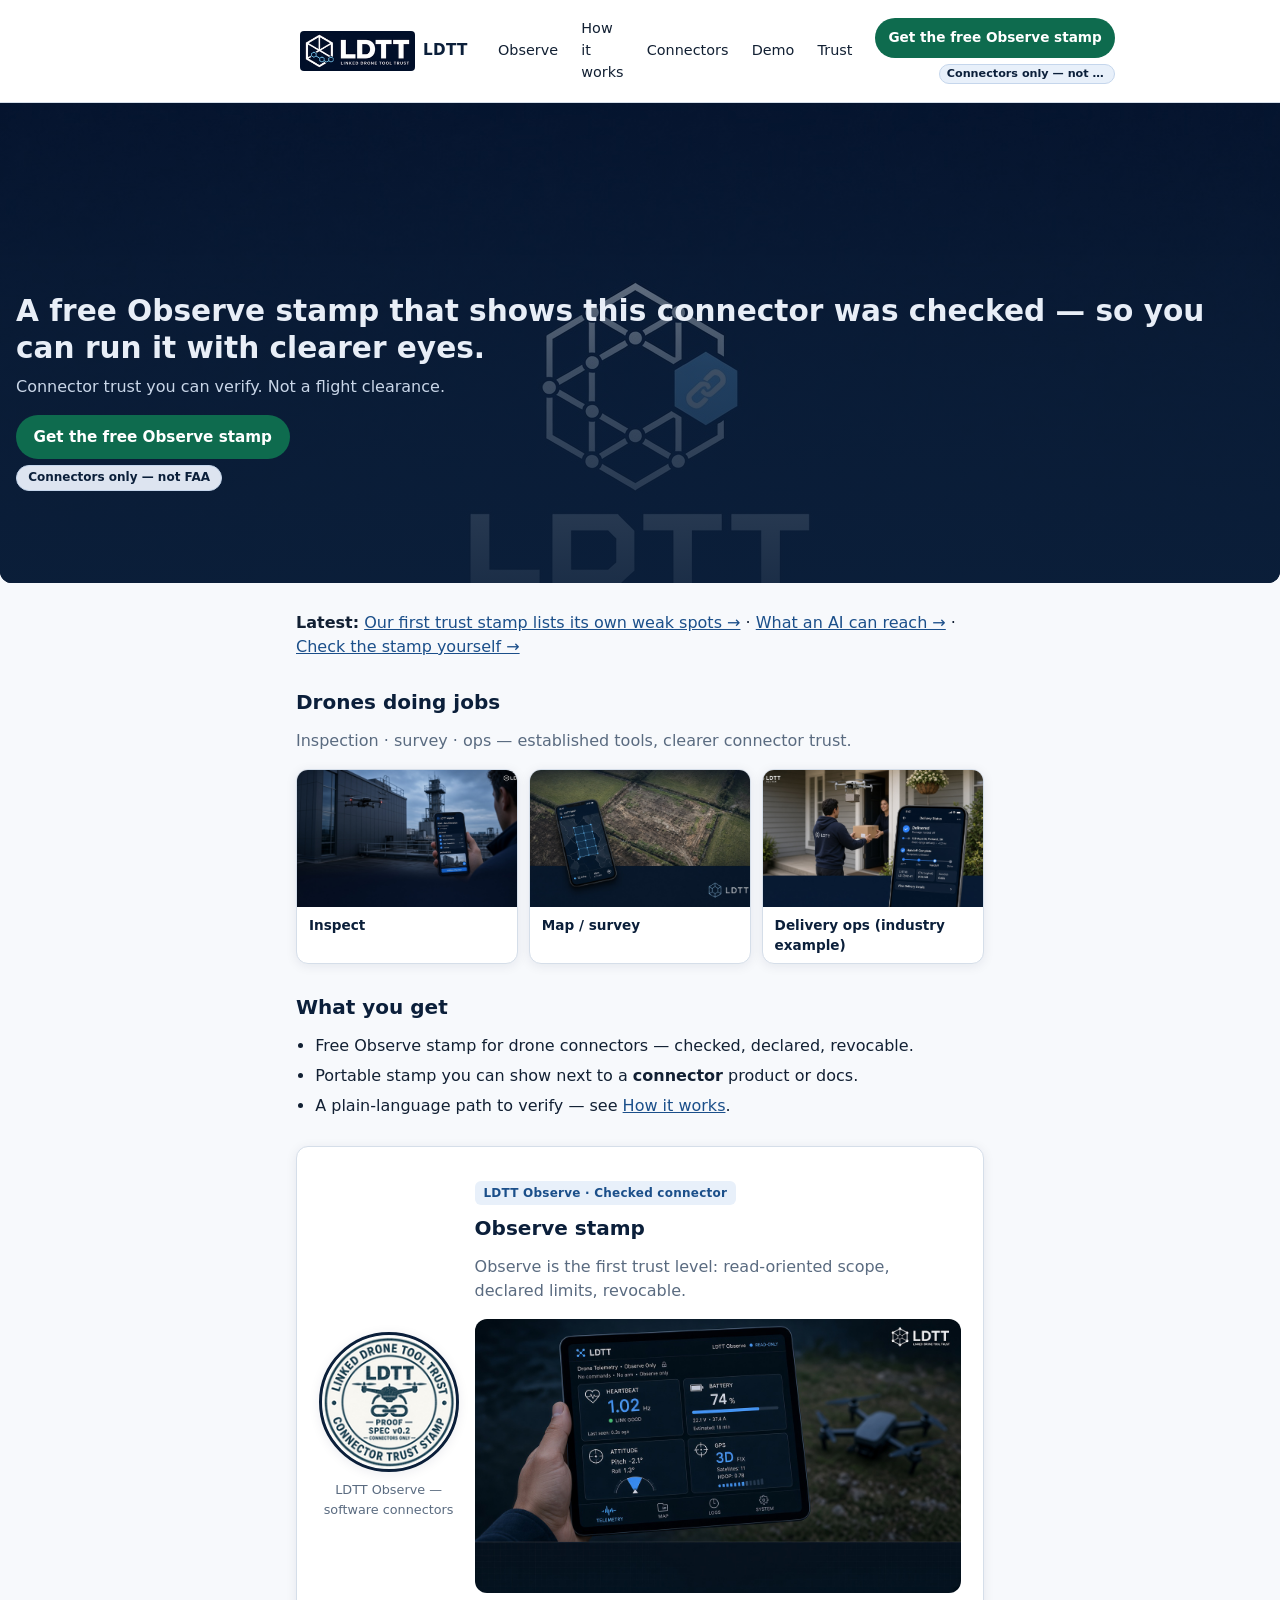
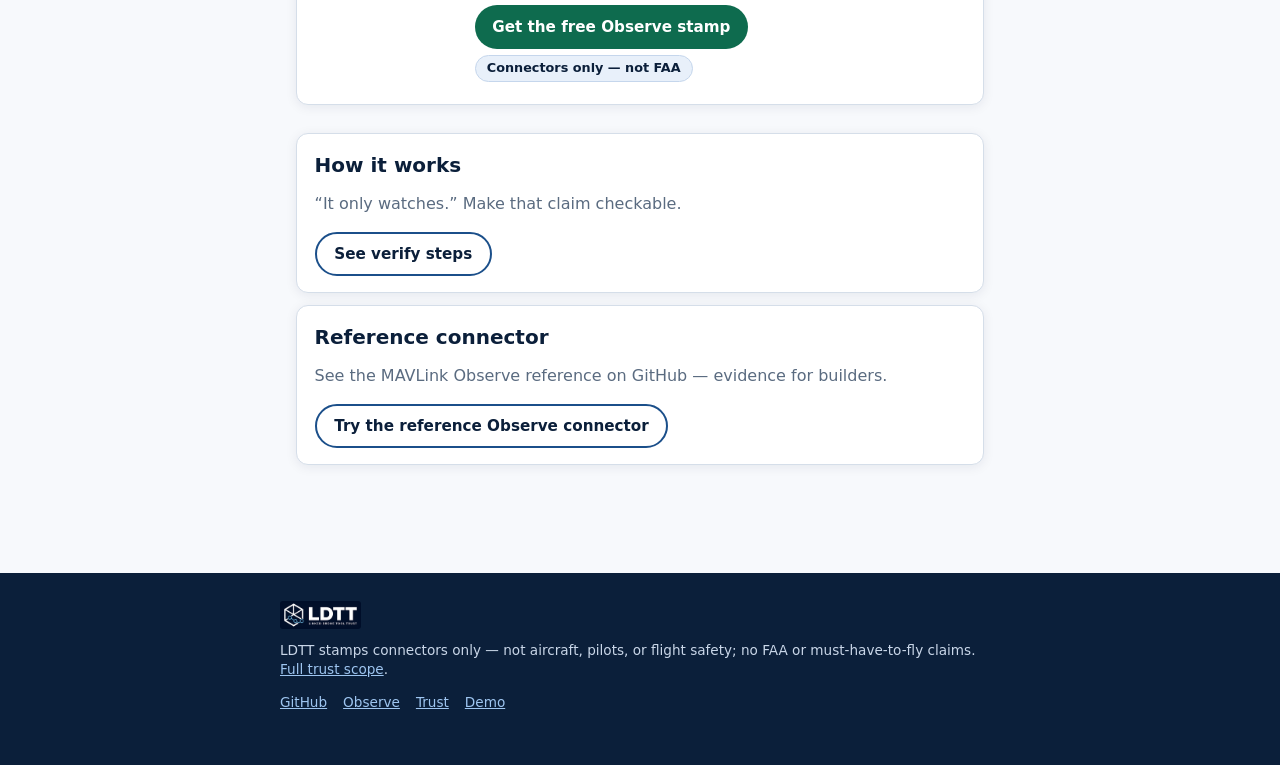
<file: index.html>
<!DOCTYPE html>
<html lang="en">
<head>
  <meta charset="utf-8">
  <meta name="viewport" content="width=device-width, initial-scale=1">
  <title>LDTT — Linked Drone Tool Trust</title>
  <meta name="description" content="Portable trust stamp for drone software connectors. Observe stamp — connectors only, not FAA.">
  <link rel="icon" href="assets/ldtt-favicon.jpg" type="image/jpeg">
  <meta property="og:title" content="LDTT — Linked Drone Tool Trust">
  <meta property="og:description" content="Portable trust stamp for drone software connectors">
  <meta property="og:image" content="https://ldttstamp.org/assets/ldtt-og-logo-led.jpg">
  <meta property="og:type" content="website">
  <link rel="stylesheet" href="css/site.css">
</head>
<body>
  <a class="skip" href="#content">Skip to content</a>
  <header class="site-header">
    <div class="header-inner">
      <a class="brand" href="index.html">
        <img src="assets/ldtt-logo-header-wide.png" width="125" height="36" alt="LDTT">
        <span class="brand-text">LDTT</span>
      </a>
      <nav class="desktop-nav" aria-label="Primary">
        <a href="observe.html">Observe</a>
        <a href="how-it-works.html">How it works</a>
        <a href="connectors.html">Connectors</a>
        <a href="demo.html">Demo</a>
        <a href="trust.html">Trust</a>
      </nav>
      <div class="header-cta">
        <div class="cta-block">
          <a class="btn btn-primary btn-sm" href="observe.html">Get the free Observe stamp</a>
          <span class="honesty-chip honesty-chip-header">Connectors only — not FAA</span>
        </div>
      </div>
      <details class="nav-toggle mobile-nav-only">
        <summary aria-label="Menu">Menu</summary>
        <nav class="nav-panel" aria-label="Mobile">
          <a href="observe.html">Observe</a>
          <a href="how-it-works.html">How it works</a>
          <a href="connectors.html">Connectors</a>
          <a href="demo.html">Demo</a>
          <a href="trust.html">Trust</a>
        </nav>
      </details>
    </div>
  </header>

  <div class="hero">
    <img class="hero-img" src="assets/ldtt-hero-h1.jpg" alt="LDTT hero — logo-led navy (Imagery H1)">
    <div class="hero-scrim" aria-hidden="true"></div>
    <div class="hero-body">
      <!-- PROMO: COPY-HERO locked v1 -->
      <h1>A free Observe stamp that shows this connector was checked — so you can run it with clearer eyes.</h1>
      <p class="sub">Connector trust you can verify. Not a flight clearance.</p>
        <div class="cta-block">
          <a class="btn btn-primary" href="observe.html">Get the free Observe stamp</a>
          <span class="honesty-chip">Connectors only — not FAA</span>
        </div>
    </div>
  </div>

  <main id="content">
    <p class="section" style="padding-bottom:0;margin-bottom:0"><strong>Latest:</strong> <a href="post-c.html">Our first trust stamp lists its own weak spots →</a> · <a href="post-g.html">What an AI can reach →</a> · <a href="post-h.html">Check the stamp yourself →</a></p>
    <section class="section" aria-labelledby="jobs">
      <h2 class="section-title" id="jobs">Drones doing jobs</h2>
      <p class="lede">Inspection · survey · ops — established tools, clearer connector trust.</p>
      <div class="jobs-strip">
        <figure><img src="assets/ldtt-scene-s1.jpg" alt="Inspection work — industry context"><figcaption>Inspect</figcaption></figure>
        <figure><img src="assets/ldtt-scene-s2.jpg" alt="Map / survey work — industry context"><figcaption>Map / survey</figcaption></figure>
        <figure><img src="assets/ldtt-scene-s3.jpg" alt="Drones at work — industry context (not LDTT shipping)"><figcaption>Delivery ops (industry example)</figcaption></figure>
      </div>
    </section>

    <section class="section" aria-labelledby="what-you-get">
      <h2 class="section-title" id="what-you-get">What you get</h2>
      <ul class="bullets">
        <li>Free Observe stamp for drone connectors — checked, declared, revocable.</li>
        <li>Portable stamp you can show next to a <strong>connector</strong> product or docs.</li>
        <li>A plain-language path to verify — see <a href="how-it-works.html">How it works</a>.</li>
      </ul>
    </section>

    <section class="section observe-strip" aria-labelledby="observe-strip-title">
      <div class="stamp-wrap">
        <img class="stamp-badge large" src="assets/ldtt-stamp-badge-144.png" width="120" height="120" alt="LDTT Observe stamp — software connectors">
        <p class="stamp-caption">LDTT Observe — software connectors</p>
      </div>
      <div>
        <p class="badge-lockup">LDTT Observe · Checked connector</p>
        <h2 class="section-title" id="observe-strip-title" style="margin-top:0">Observe stamp</h2>
        <p class="lede">Observe is the first trust level: read-oriented scope, declared limits, revocable.</p>
        <img src="assets/ldtt-scene-s4.jpg" alt="Observe field scene with connector telemetry" style="border-radius:12px;margin:0.75rem 0;">
        <div class="cta-block">
          <a class="btn btn-primary" href="observe.html">Get the free Observe stamp</a>
          <span class="honesty-chip">Connectors only — not FAA</span>
        </div>
      </div>
    </section>

    <section class="section">
      <div class="card">
        <h2 class="section-title">How it works</h2>
        <p class="lede">“It only watches.” Make that claim checkable.</p>
        <a class="btn btn-secondary" href="how-it-works.html">See verify steps</a>
      </div>
      <div class="card" style="margin-top:0.75rem;">
        <h2 class="section-title">Reference connector</h2>
        <p class="lede">See the MAVLink Observe reference on GitHub — evidence for builders.</p>
        <a class="btn btn-secondary" href="connectors.html">Try the reference Observe connector</a>
      </div>
    </section>
  </main>
  <footer class="site-footer">
    <div class="footer-inner">
      <div class="footer-brand">
        <img src="assets/ldtt-logo-header-wide.png" width="97" height="28" alt="LDTT">
      </div>
      <p class="footer-disclaimer">LDTT stamps connectors only — not aircraft, pilots, or flight safety; no FAA or must-have-to-fly claims. <a href="trust.html">Full trust scope</a>.</p>
      <div class="footer-links">
        <a href="https://github.com/rockmed888-ship-it/ldtt" rel="noopener noreferrer" target="_blank">GitHub</a>
        <a href="observe.html">Observe</a>
        <a href="trust.html">Trust</a>
        <a href="demo.html">Demo</a>
      </div>
    </div>
  </footer>
</body>
</html>
</file>
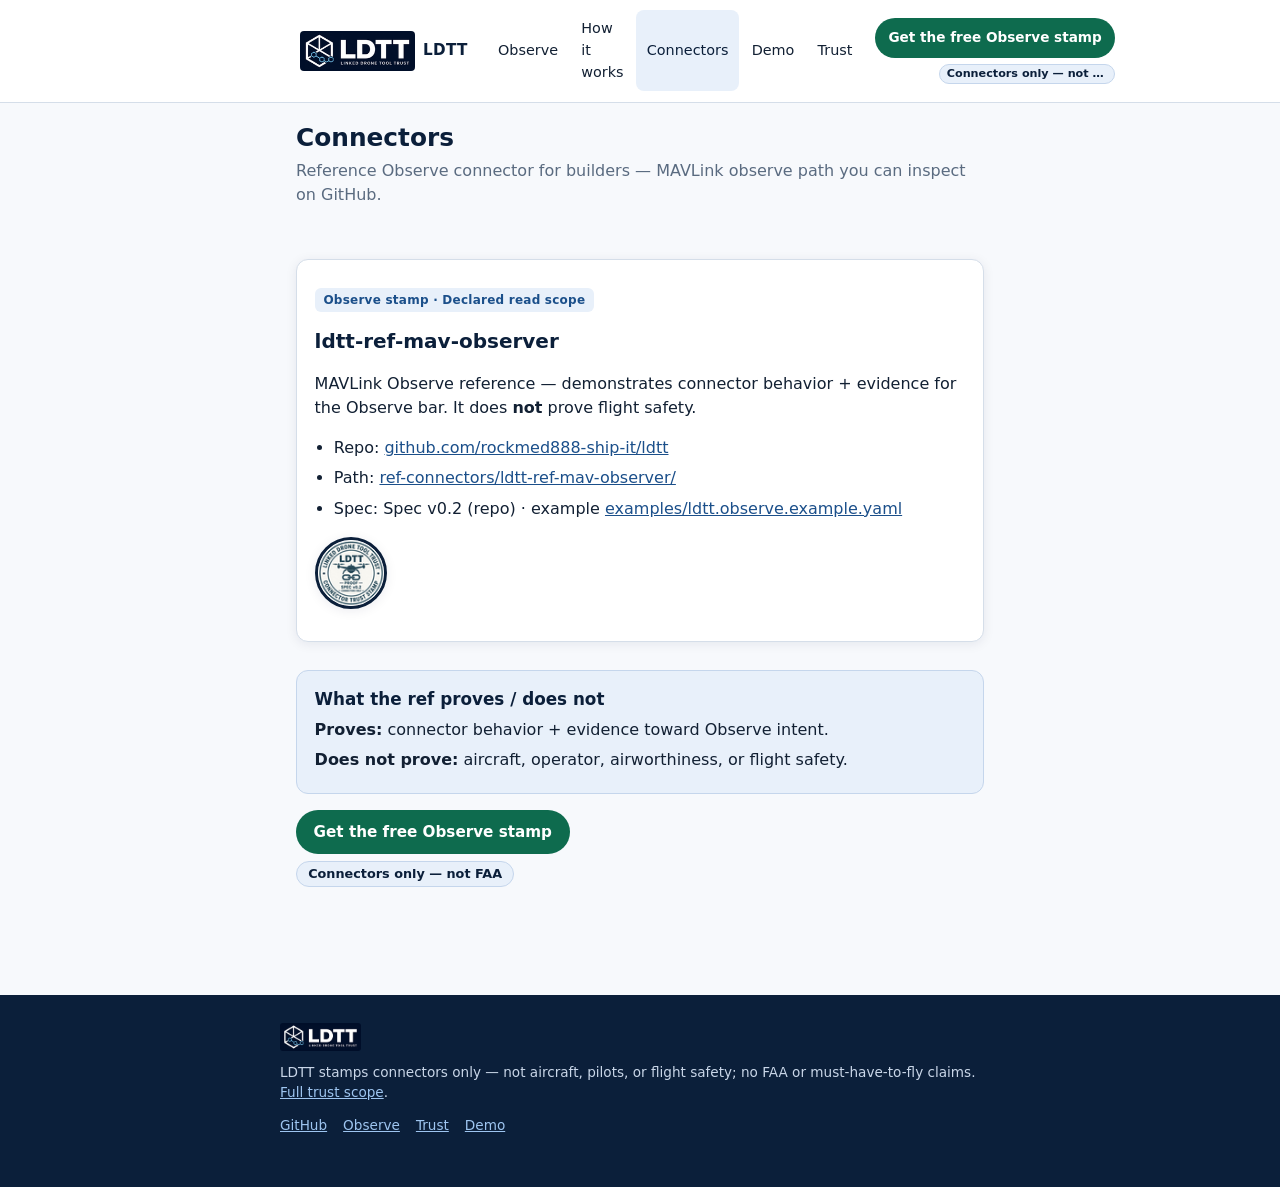
<file: connectors.html>
<!DOCTYPE html>
<html lang="en">
<head>
  <meta charset="utf-8">
  <meta name="viewport" content="width=device-width, initial-scale=1">
  <title>Connectors — LDTT</title>
  <meta name="description" content="LDTT reference Observe connector — ldtt-ref-mav-observer. Connectors only — not FAA.">
  <link rel="icon" href="assets/ldtt-favicon.jpg" type="image/jpeg">
  <meta property="og:title" content="LDTT reference connectors">
  <meta property="og:description" content="Portable trust stamp for drone software connectors">
  <meta property="og:image" content="https://ldttstamp.org/assets/ldtt-og-logo-led.jpg">
  <meta property="og:type" content="website">
  <link rel="stylesheet" href="css/site.css">
</head>
<body>
  <a class="skip" href="#content">Skip to content</a>
  <header class="site-header">
    <div class="header-inner">
      <a class="brand" href="index.html">
        <img src="assets/ldtt-logo-header-wide.png" width="125" height="36" alt="LDTT">
        <span class="brand-text">LDTT</span>
      </a>
      <nav class="desktop-nav" aria-label="Primary">
        <a href="observe.html">Observe</a>
        <a href="how-it-works.html">How it works</a>
        <a href="connectors.html" aria-current="page">Connectors</a>
        <a href="demo.html">Demo</a>
        <a href="trust.html">Trust</a>
      </nav>
      <div class="header-cta">
        <div class="cta-block">
          <a class="btn btn-primary btn-sm" href="observe.html">Get the free Observe stamp</a>
          <span class="honesty-chip honesty-chip-header">Connectors only — not FAA</span>
        </div>
      </div>
      <details class="nav-toggle mobile-nav-only">
        <summary aria-label="Menu">Menu</summary>
        <nav class="nav-panel" aria-label="Mobile">
          <a href="observe.html">Observe</a>
          <a href="how-it-works.html">How it works</a>
          <a href="connectors.html" aria-current="page">Connectors</a>
          <a href="demo.html">Demo</a>
          <a href="trust.html">Trust</a>
        </nav>
      </details>
    </div>
  </header>

  <main id="content">
    <header class="page-hero">
      <h1>Connectors</h1>
      <!-- PROMO: builder blurb hook filled from FAQ tone -->
      <p class="lede"><!-- PROMO: builder -->Reference Observe connector for builders — MAVLink observe path you can inspect on GitHub.</p>
    </header>

    <section class="section">
      <div class="card">
        <p class="badge-lockup">Observe stamp · Declared read scope</p>
        <h2 class="section-title" style="margin-top:0.35rem;">ldtt-ref-mav-observer</h2>
        <p>MAVLink Observe reference — demonstrates connector behavior + evidence for the Observe bar. It does <strong>not</strong> prove flight safety.</p>
        <ul class="bullets">
          <li>Repo: <a class="link-out" href="https://github.com/rockmed888-ship-it/ldtt" rel="noopener noreferrer" target="_blank">github.com/rockmed888-ship-it/ldtt</a></li>
          <li>Path: <a class="link-out" href="https://github.com/rockmed888-ship-it/ldtt/tree/main/ref-connectors/ldtt-ref-mav-observer" rel="noopener noreferrer" target="_blank">ref-connectors/ldtt-ref-mav-observer/</a></li>
          <li>Spec: Spec v0.2 (repo) · example <a class="link-out" href="https://github.com/rockmed888-ship-it/ldtt/blob/main/examples/ldtt.observe.example.yaml" rel="noopener noreferrer" target="_blank">examples/ldtt.observe.example.yaml</a></li>
        </ul>
        <div class="stamp-wrap" style="margin:1rem 0;align-items:flex-start;">
          <img class="stamp-badge" src="assets/ldtt-stamp-badge-72.png" width="72" height="72" alt="LDTT Observe stamp">
        </div>
      </div>
    </section>

    <section class="section">
      <div class="callout callout-honesty">
        <h2>What the ref proves / does not</h2>
        <p><strong>Proves:</strong> connector behavior + evidence toward Observe intent.</p>
        <p><strong>Does not prove:</strong> aircraft, operator, airworthiness, or flight safety.</p>
      </div>
        <div class="cta-block">
          <a class="btn btn-primary" href="observe.html">Get the free Observe stamp</a>
          <span class="honesty-chip">Connectors only — not FAA</span>
        </div>
    </section>
  </main>
  <footer class="site-footer">
    <div class="footer-inner">
      <div class="footer-brand">
        <img src="assets/ldtt-logo-header-wide.png" width="97" height="28" alt="LDTT">
      </div>
      <p class="footer-disclaimer">LDTT stamps connectors only — not aircraft, pilots, or flight safety; no FAA or must-have-to-fly claims. <a href="trust.html">Full trust scope</a>.</p>
      <div class="footer-links">
        <a href="https://github.com/rockmed888-ship-it/ldtt" rel="noopener noreferrer" target="_blank">GitHub</a>
        <a href="observe.html">Observe</a>
        <a href="trust.html">Trust</a>
        <a href="demo.html">Demo</a>
      </div>
    </div>
  </footer>
</body>
</html>
</file>
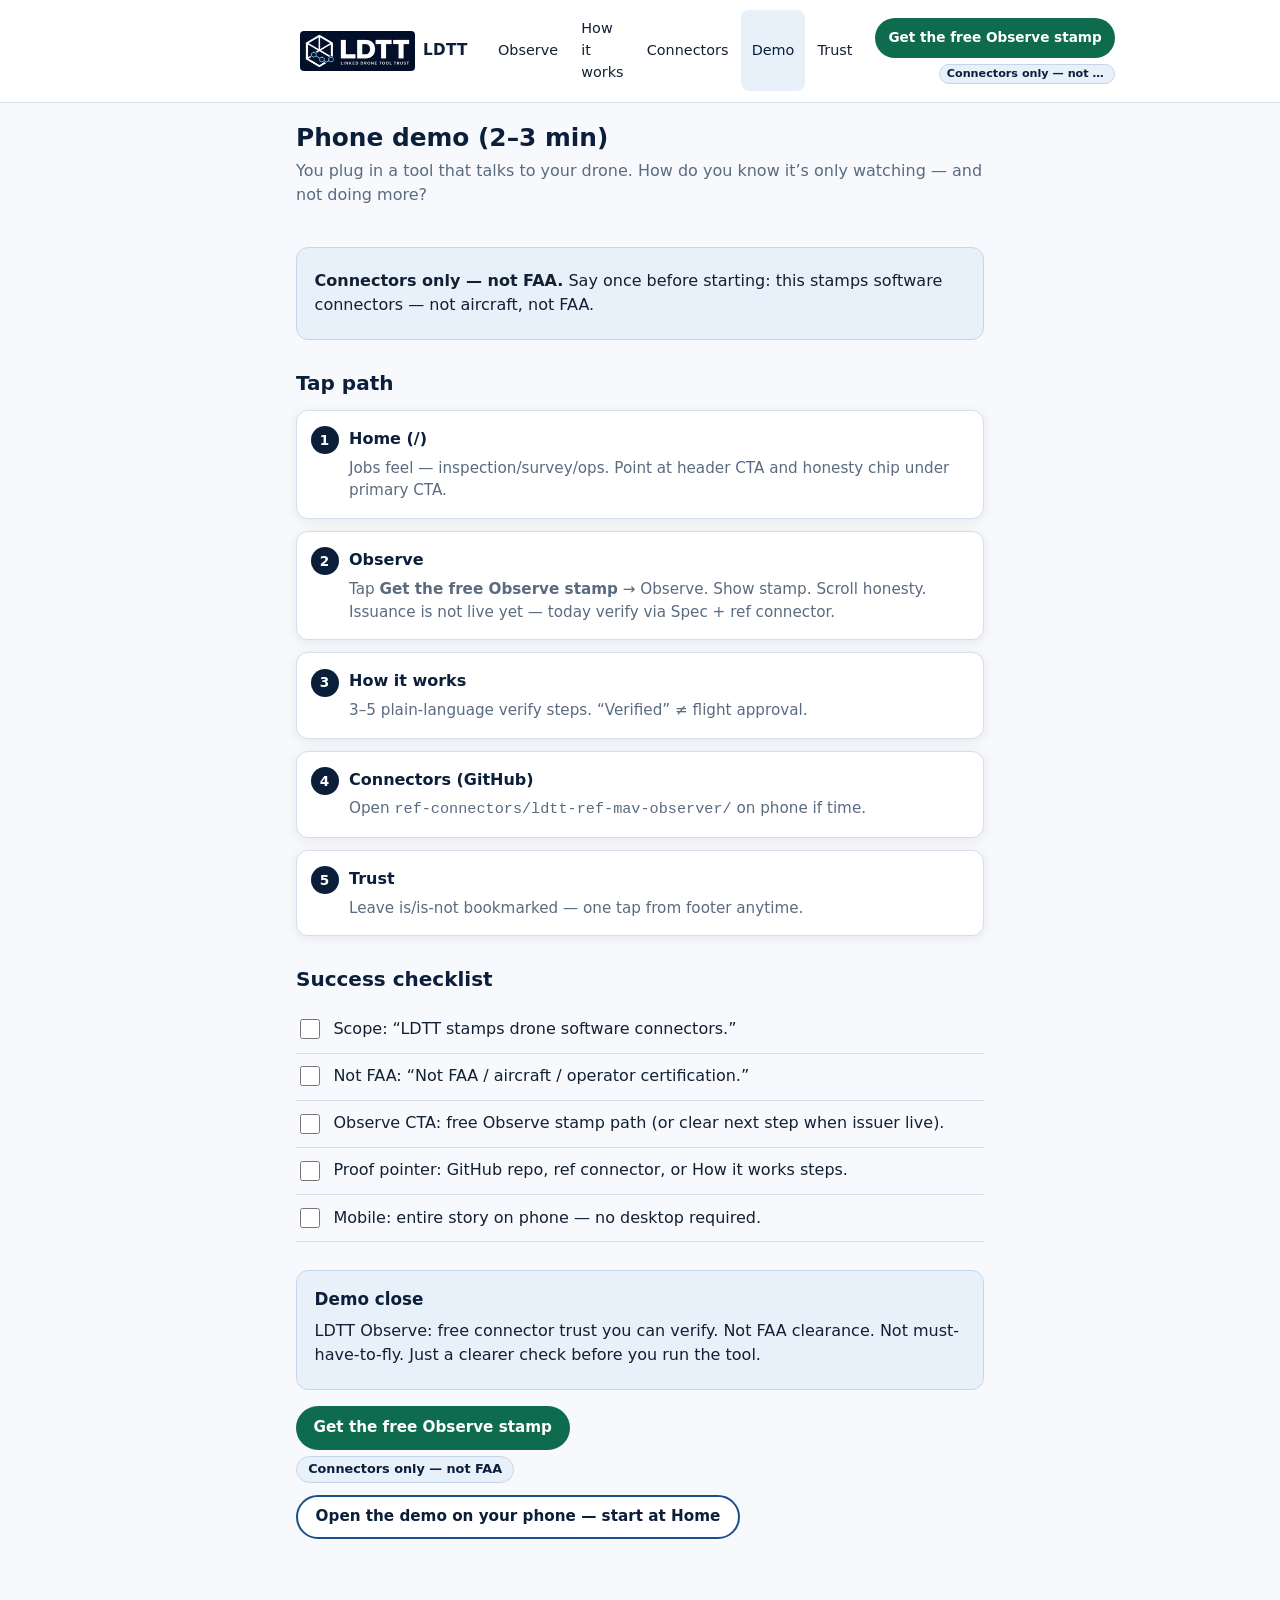
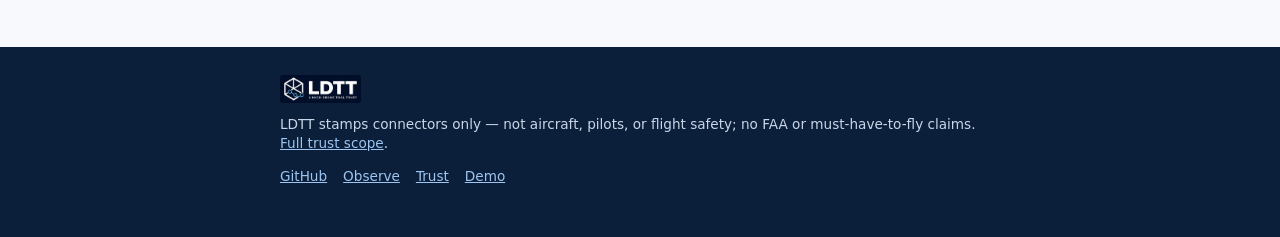
<file: demo.html>
<!DOCTYPE html>
<html lang="en">
<head>
  <meta charset="utf-8">
  <meta name="viewport" content="width=device-width, initial-scale=1">
  <title>Phone demo — LDTT</title>
  <meta name="description" content="2–3 minute phone demo script for LDTT Observe. Connectors only — not FAA.">
  <link rel="icon" href="assets/ldtt-favicon.jpg" type="image/jpeg">
  <meta property="og:title" content="LDTT phone demo (2–3 min)">
  <meta property="og:description" content="Portable trust stamp for drone software connectors">
  <meta property="og:image" content="https://ldttstamp.org/assets/ldtt-og-logo-led.jpg">
  <meta property="og:type" content="website">
  <link rel="stylesheet" href="css/site.css">
</head>
<body>
  <a class="skip" href="#content">Skip to content</a>
  <header class="site-header">
    <div class="header-inner">
      <a class="brand" href="index.html">
        <img src="assets/ldtt-logo-header-wide.png" width="125" height="36" alt="LDTT">
        <span class="brand-text">LDTT</span>
      </a>
      <nav class="desktop-nav" aria-label="Primary">
        <a href="observe.html">Observe</a>
        <a href="how-it-works.html">How it works</a>
        <a href="connectors.html">Connectors</a>
        <a href="demo.html" aria-current="page">Demo</a>
        <a href="trust.html">Trust</a>
      </nav>
      <div class="header-cta">
        <div class="cta-block">
          <a class="btn btn-primary btn-sm" href="observe.html">Get the free Observe stamp</a>
          <span class="honesty-chip honesty-chip-header">Connectors only — not FAA</span>
        </div>
      </div>
      <details class="nav-toggle mobile-nav-only">
        <summary aria-label="Menu">Menu</summary>
        <nav class="nav-panel" aria-label="Mobile">
          <a href="observe.html">Observe</a>
          <a href="how-it-works.html">How it works</a>
          <a href="connectors.html">Connectors</a>
          <a href="demo.html" aria-current="page">Demo</a>
          <a href="trust.html">Trust</a>
        </nav>
      </details>
    </div>
  </header>

  <main id="content">
    <header class="page-hero">
      <h1>Phone demo (2–3 min)</h1>
      <p class="lede">You plug in a tool that talks to your drone. How do you know it’s only watching — and not doing more?</p>
    </header>

    <div class="callout callout-honesty">
      <p><strong>Connectors only — not FAA.</strong> Say once before starting: this stamps software connectors — not aircraft, not FAA.</p>
    </div>

    <section class="section">
      <h2 class="section-title">Tap path</h2>
      <div class="steps">
        <article class="step"><h3>Home (/)</h3><p>Jobs feel — inspection/survey/ops. Point at header CTA and honesty chip under primary CTA.</p></article>
        <article class="step"><h3>Observe</h3><p>Tap <strong>Get the free Observe stamp</strong> → Observe. Show stamp. Scroll honesty. Issuance is not live yet — today verify via Spec + ref connector.</p></article>
        <article class="step"><h3>How it works</h3><p>3–5 plain-language verify steps. “Verified” ≠ flight approval.</p></article>
        <article class="step"><h3>Connectors (GitHub)</h3><p>Open <code>ref-connectors/ldtt-ref-mav-observer/</code> on phone if time.</p></article>
        <article class="step"><h3>Trust</h3><p>Leave is/is-not bookmarked — one tap from footer anytime.</p></article>
      </div>
    </section>

    <section class="section">
      <h2 class="section-title">Success checklist</h2>
      <ul class="checklist">
        <li><input type="checkbox" id="c1"><label for="c1">Scope: “LDTT stamps drone software connectors.”</label></li>
        <li><input type="checkbox" id="c2"><label for="c2">Not FAA: “Not FAA / aircraft / operator certification.”</label></li>
        <li><input type="checkbox" id="c3"><label for="c3">Observe CTA: free Observe stamp path (or clear next step when issuer live).</label></li>
        <li><input type="checkbox" id="c4"><label for="c4">Proof pointer: GitHub repo, ref connector, or How it works steps.</label></li>
        <li><input type="checkbox" id="c5"><label for="c5">Mobile: entire story on phone — no desktop required.</label></li>
      </ul>
    </section>

    <section class="section">
      <div class="callout callout-honesty">
        <h2>Demo close</h2>
        <p>LDTT Observe: free connector trust you can verify. Not FAA clearance. Not must-have-to-fly. Just a clearer check before you run the tool.</p>
      </div>
        <div class="cta-block">
          <a class="btn btn-primary" href="observe.html">Get the free Observe stamp</a>
          <span class="honesty-chip">Connectors only — not FAA</span>
        </div>
      <p style="margin-top:0.75rem;"><a class="btn btn-secondary" href="index.html">Open the demo on your phone — start at Home</a></p>
    </section>
  </main>
  <footer class="site-footer">
    <div class="footer-inner">
      <div class="footer-brand">
        <img src="assets/ldtt-logo-header-wide.png" width="97" height="28" alt="LDTT">
      </div>
      <p class="footer-disclaimer">LDTT stamps connectors only — not aircraft, pilots, or flight safety; no FAA or must-have-to-fly claims. <a href="trust.html">Full trust scope</a>.</p>
      <div class="footer-links">
        <a href="https://github.com/rockmed888-ship-it/ldtt" rel="noopener noreferrer" target="_blank">GitHub</a>
        <a href="observe.html">Observe</a>
        <a href="trust.html">Trust</a>
        <a href="demo.html">Demo</a>
      </div>
    </div>
  </footer>
</body>
</html>
</file>
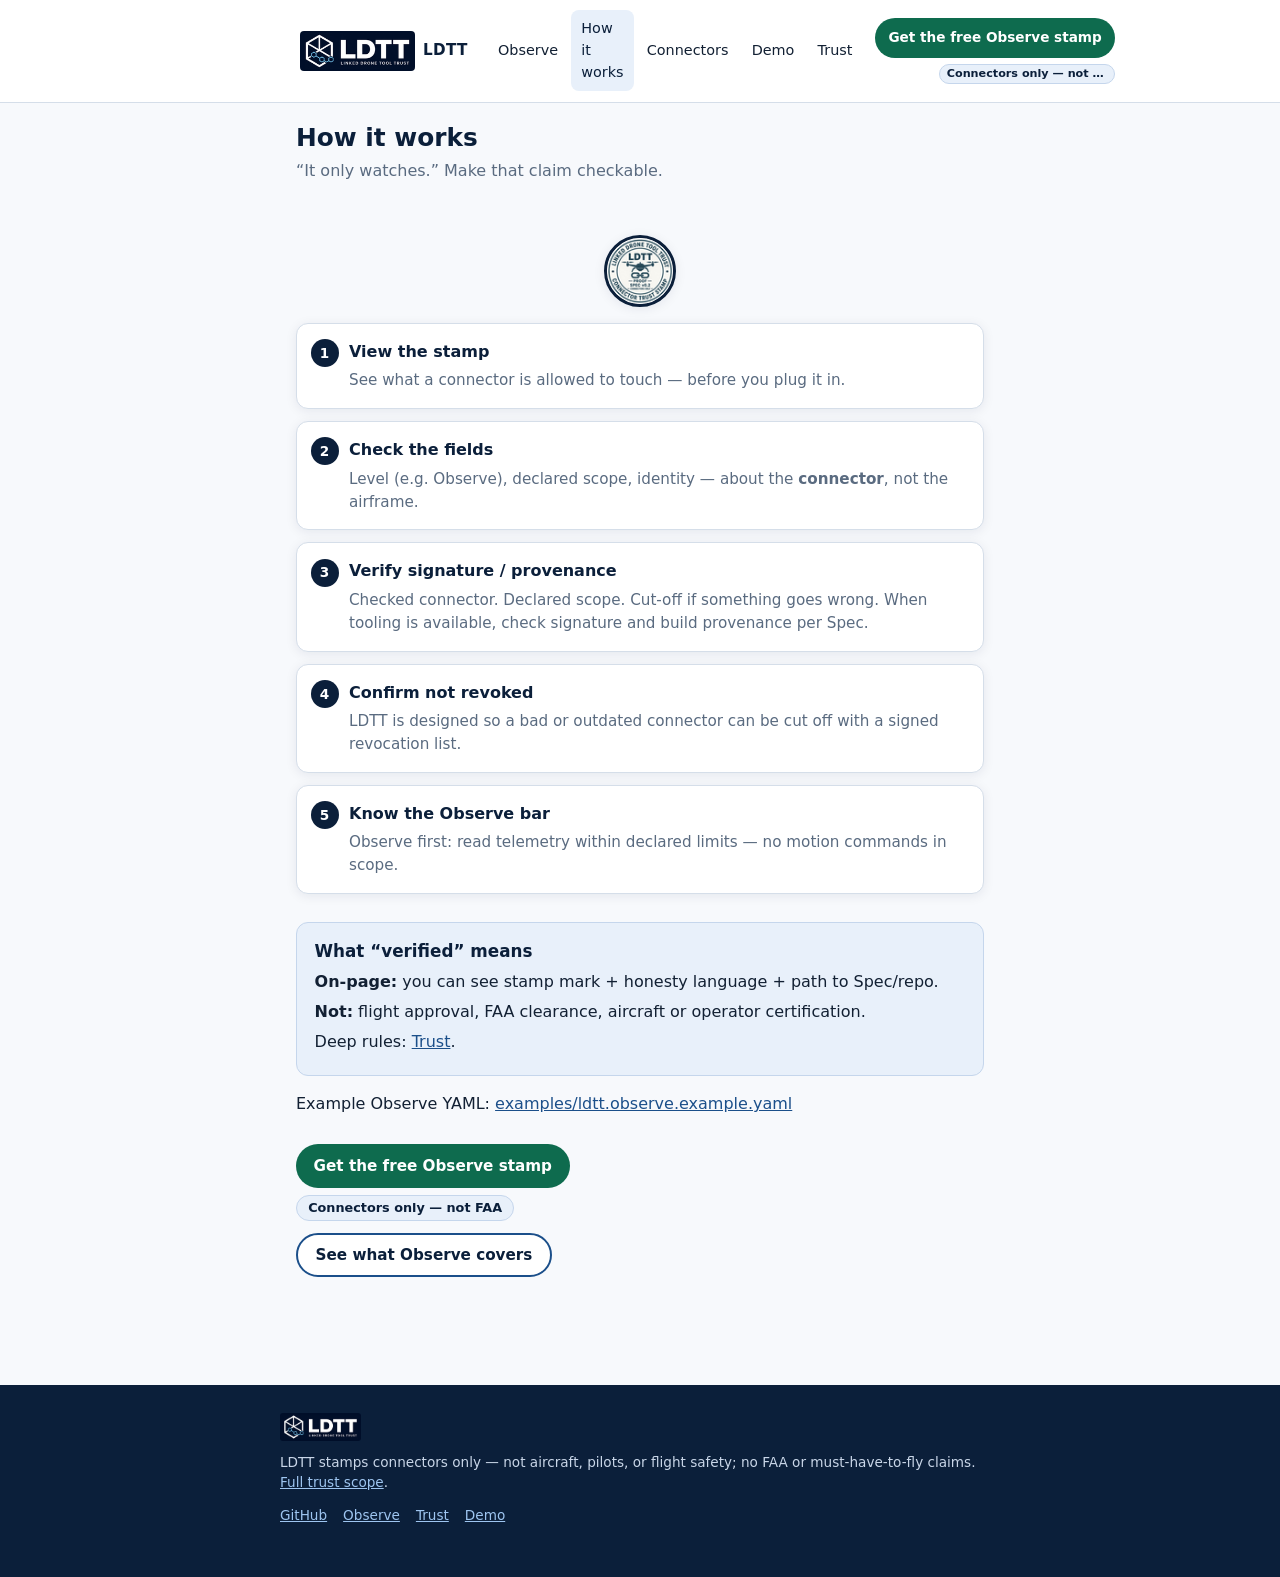
<file: how-it-works.html>
<!DOCTYPE html>
<html lang="en">
<head>
  <meta charset="utf-8">
  <meta name="viewport" content="width=device-width, initial-scale=1">
  <title>How it works — LDTT</title>
  <meta name="description" content="Verify an LDTT Observe stamp in plain language. Connectors only — not FAA.">
  <link rel="icon" href="assets/ldtt-favicon.jpg" type="image/jpeg">
  <meta property="og:title" content="How LDTT stamp verify works">
  <meta property="og:description" content="Portable trust stamp for drone software connectors">
  <meta property="og:image" content="https://ldttstamp.org/assets/ldtt-og-logo-led.jpg">
  <meta property="og:type" content="website">
  <link rel="stylesheet" href="css/site.css">
</head>
<body>
  <a class="skip" href="#content">Skip to content</a>
  <header class="site-header">
    <div class="header-inner">
      <a class="brand" href="index.html">
        <img src="assets/ldtt-logo-header-wide.png" width="125" height="36" alt="LDTT">
        <span class="brand-text">LDTT</span>
      </a>
      <nav class="desktop-nav" aria-label="Primary">
        <a href="observe.html">Observe</a>
        <a href="how-it-works.html" aria-current="page">How it works</a>
        <a href="connectors.html">Connectors</a>
        <a href="demo.html">Demo</a>
        <a href="trust.html">Trust</a>
      </nav>
      <div class="header-cta">
        <div class="cta-block">
          <a class="btn btn-primary btn-sm" href="observe.html">Get the free Observe stamp</a>
          <span class="honesty-chip honesty-chip-header">Connectors only — not FAA</span>
        </div>
      </div>
      <details class="nav-toggle mobile-nav-only">
        <summary aria-label="Menu">Menu</summary>
        <nav class="nav-panel" aria-label="Mobile">
          <a href="observe.html">Observe</a>
          <a href="how-it-works.html" aria-current="page">How it works</a>
          <a href="connectors.html">Connectors</a>
          <a href="demo.html">Demo</a>
          <a href="trust.html">Trust</a>
        </nav>
      </details>
    </div>
  </header>

  <main id="content">
    <header class="page-hero">
      <h1>How it works</h1>
      <p class="lede">“It only watches.” Make that claim checkable.</p>
    </header>

    <section class="section">
      <div class="stamp-wrap" style="margin-bottom:1rem;">
        <img class="stamp-badge" src="assets/ldtt-stamp-badge-72.png" width="72" height="72" alt="LDTT Observe stamp">
      </div>
      <div class="steps">
        <article class="step"><h3>View the stamp</h3><p>See what a connector is allowed to touch — before you plug it in.</p></article>
        <article class="step"><h3>Check the fields</h3><p>Level (e.g. Observe), declared scope, identity — about the <strong>connector</strong>, not the airframe.</p></article>
        <article class="step"><h3>Verify signature / provenance</h3><p>Checked connector. Declared scope. Cut-off if something goes wrong. When tooling is available, check signature and build provenance per Spec.</p></article>
        <article class="step"><h3>Confirm not revoked</h3><p>LDTT is designed so a bad or outdated connector can be cut off with a signed revocation list.</p></article>
        <article class="step"><h3>Know the Observe bar</h3><p>Observe first: read telemetry within declared limits — no motion commands in scope.</p></article>
      </div>
    </section>

    <section class="section">
      <div class="callout callout-honesty">
        <h2>What “verified” means</h2>
        <p><strong>On-page:</strong> you can see stamp mark + honesty language + path to Spec/repo.</p>
        <p><strong>Not:</strong> flight approval, FAA clearance, aircraft or operator certification.</p>
        <p>Deep rules: <a href="trust.html">Trust</a>.</p>
      </div>
      <p>Example Observe YAML: <a class="link-out" href="https://github.com/rockmed888-ship-it/ldtt/blob/main/examples/ldtt.observe.example.yaml" rel="noopener noreferrer" target="_blank">examples/ldtt.observe.example.yaml</a></p>
    </section>

    <section class="section">
        <div class="cta-block">
          <a class="btn btn-primary" href="observe.html">Get the free Observe stamp</a>
          <span class="honesty-chip">Connectors only — not FAA</span>
        </div>
      <p style="margin-top:0.75rem;"><a class="btn btn-secondary" href="observe.html">See what Observe covers</a></p>
    </section>
  </main>
  <footer class="site-footer">
    <div class="footer-inner">
      <div class="footer-brand">
        <img src="assets/ldtt-logo-header-wide.png" width="97" height="28" alt="LDTT">
      </div>
      <p class="footer-disclaimer">LDTT stamps connectors only — not aircraft, pilots, or flight safety; no FAA or must-have-to-fly claims. <a href="trust.html">Full trust scope</a>.</p>
      <div class="footer-links">
        <a href="https://github.com/rockmed888-ship-it/ldtt" rel="noopener noreferrer" target="_blank">GitHub</a>
        <a href="observe.html">Observe</a>
        <a href="trust.html">Trust</a>
        <a href="demo.html">Demo</a>
      </div>
    </div>
  </footer>
</body>
</html>
</file>
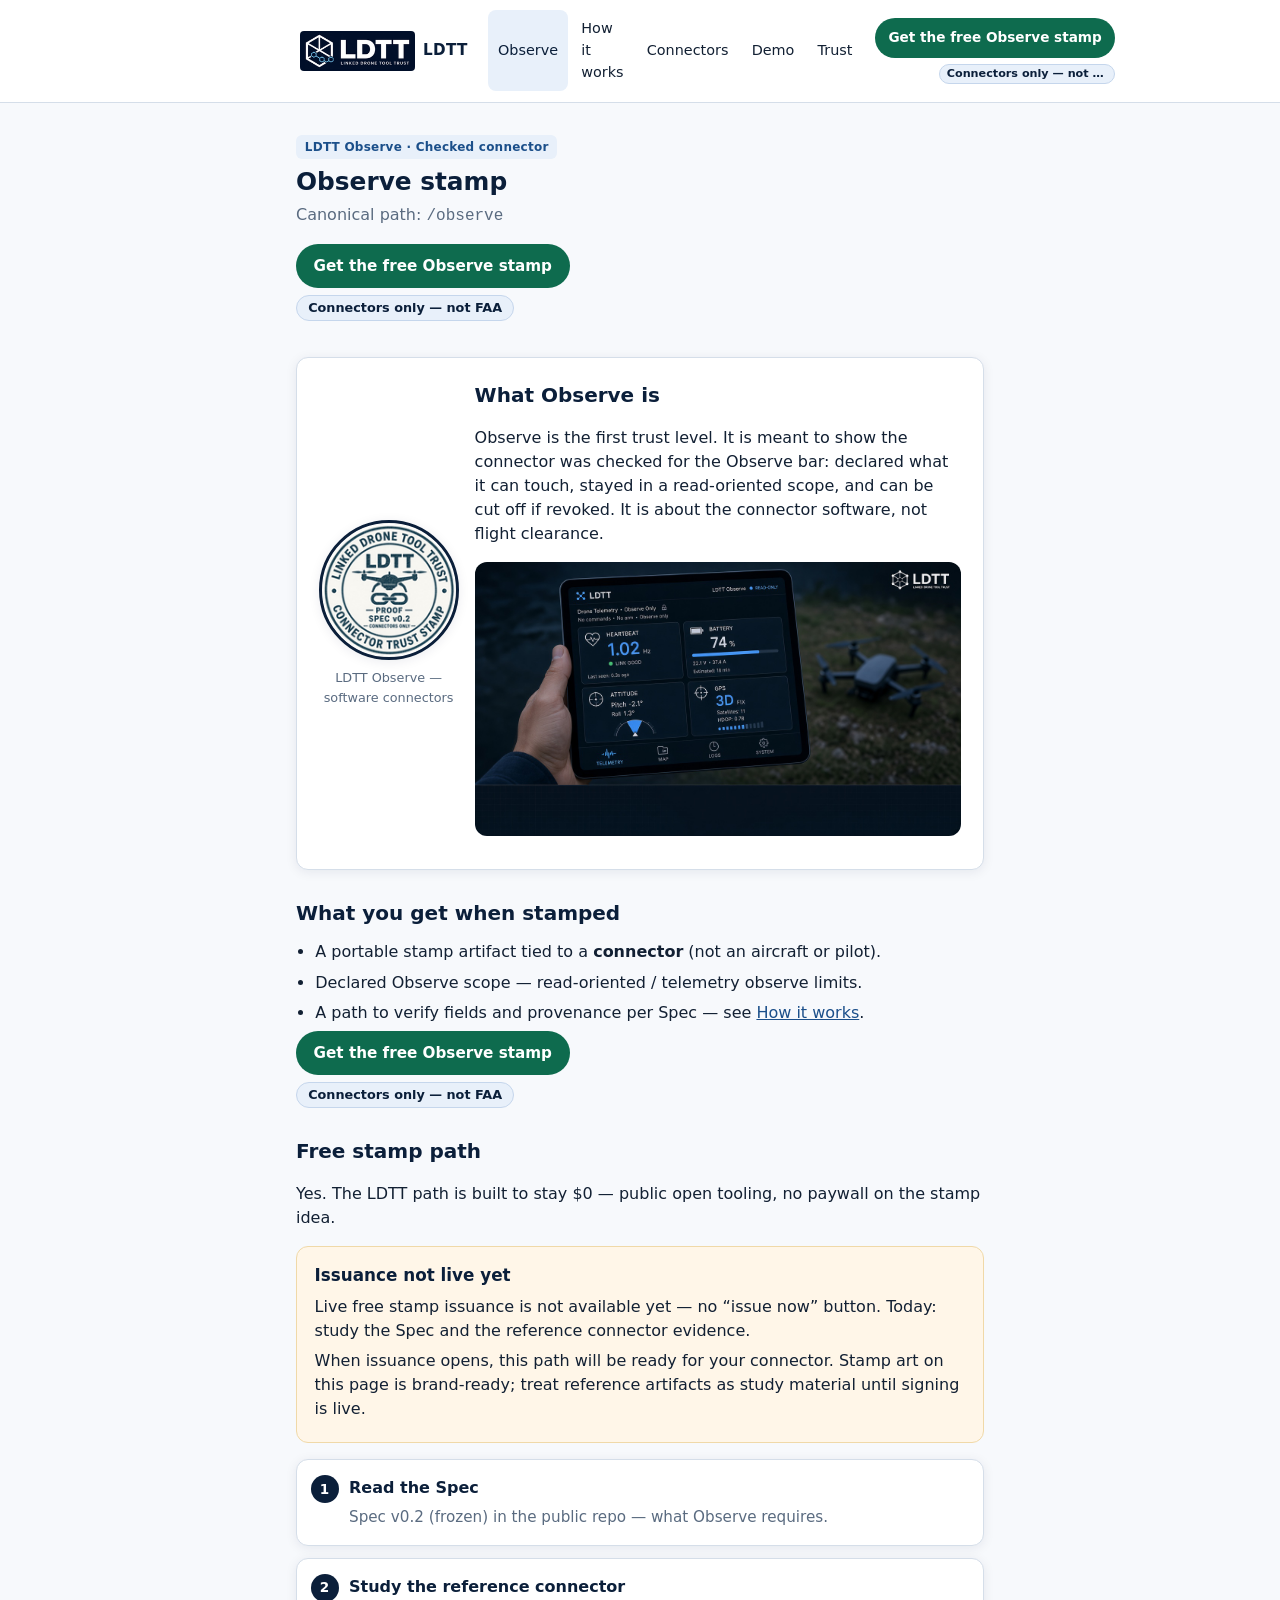
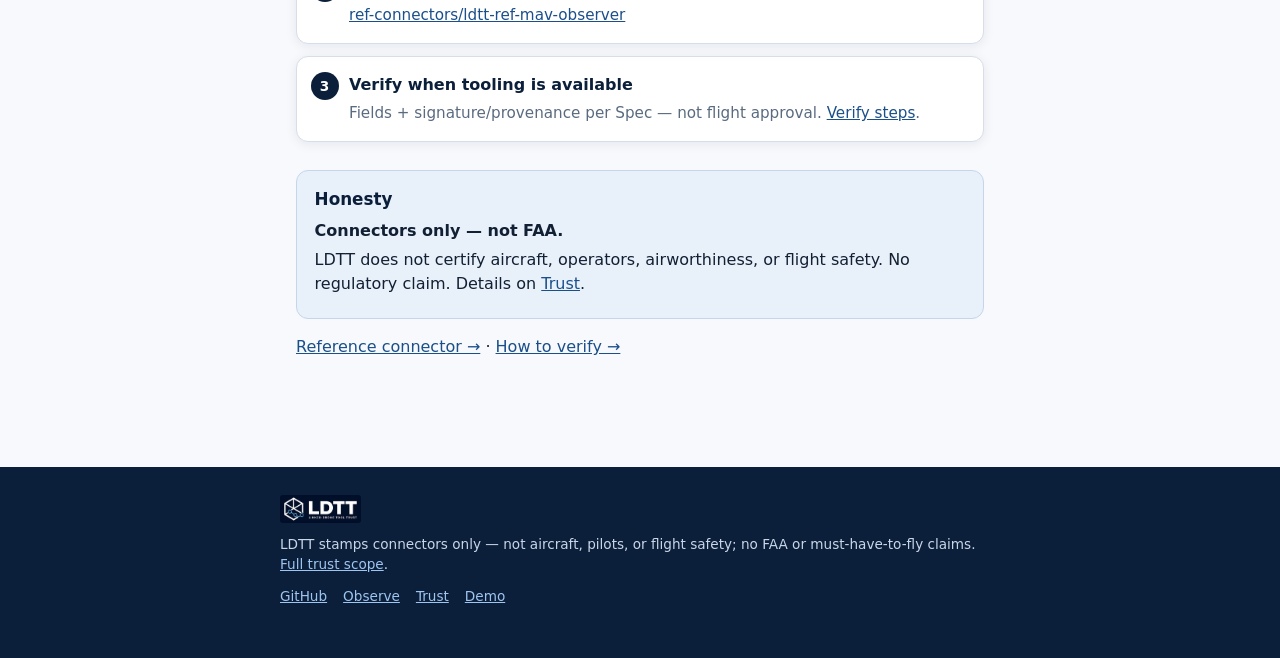
<file: observe.html>
<!DOCTYPE html>
<html lang="en">
<head>
  <meta charset="utf-8">
  <meta name="viewport" content="width=device-width, initial-scale=1">
  <title>Observe stamp — LDTT</title>
  <meta name="description" content="LDTT Observe stamp for drone software connectors. Free path. Connectors only — not FAA.">
  <link rel="icon" href="assets/ldtt-favicon.jpg" type="image/jpeg">
  <meta property="og:title" content="LDTT Observe stamp">
  <meta property="og:description" content="Portable trust stamp for drone software connectors">
  <meta property="og:image" content="https://ldttstamp.org/assets/ldtt-og-logo-led.jpg">
  <meta property="og:type" content="website">
  <link rel="stylesheet" href="css/site.css">
</head>
<body>
  <a class="skip" href="#content">Skip to content</a>
  <header class="site-header">
    <div class="header-inner">
      <a class="brand" href="index.html">
        <img src="assets/ldtt-logo-header-wide.png" width="125" height="36" alt="LDTT">
        <span class="brand-text">LDTT</span>
      </a>
      <nav class="desktop-nav" aria-label="Primary">
        <a href="observe.html" aria-current="page">Observe</a>
        <a href="how-it-works.html">How it works</a>
        <a href="connectors.html">Connectors</a>
        <a href="demo.html">Demo</a>
        <a href="trust.html">Trust</a>
      </nav>
      <div class="header-cta">
        <div class="cta-block">
          <a class="btn btn-primary btn-sm" href="observe.html">Get the free Observe stamp</a>
          <span class="honesty-chip honesty-chip-header">Connectors only — not FAA</span>
        </div>
      </div>
      <details class="nav-toggle mobile-nav-only">
        <summary aria-label="Menu">Menu</summary>
        <nav class="nav-panel" aria-label="Mobile">
          <a href="observe.html" aria-current="page">Observe</a>
          <a href="how-it-works.html">How it works</a>
          <a href="connectors.html">Connectors</a>
          <a href="demo.html">Demo</a>
          <a href="trust.html">Trust</a>
        </nav>
      </details>
    </div>
  </header>

  <main id="content">
    <header class="page-hero">
      <p class="badge-lockup">LDTT Observe · Checked connector</p>
      <h1>Observe stamp</h1>
      <p class="lede">Canonical path: <code>/observe</code></p>
        <div class="cta-block">
          <a class="btn btn-primary" href="#free-path">Get the free Observe stamp</a>
          <span class="honesty-chip">Connectors only — not FAA</span>
        </div>
    </header>

    <section class="section observe-strip" aria-labelledby="what-observe">
      <div class="stamp-wrap">
        <img class="stamp-badge large" src="assets/ldtt-stamp-badge-144.png" width="120" height="120" alt="LDTT Observe stamp — software connectors">
        <p class="stamp-caption">LDTT Observe — software connectors</p>
      </div>
      <div>
        <h2 class="section-title" id="what-observe">What Observe is</h2>
        <!-- PROMO: /observe -->
        <p>Observe is the first trust level. It is meant to show the connector was checked for the Observe bar: declared what it can touch, stayed in a read-oriented scope, and can be cut off if revoked. It is about the connector software, not flight clearance.</p>
        <img src="assets/ldtt-scene-s4.jpg" alt="Observe field scene with connector telemetry" style="border-radius:12px;margin:0.75rem 0;">
      </div>
    </section>

    <section class="section">
      <h2 class="section-title">What you get when stamped</h2>
      <ul class="bullets">
        <li>A portable stamp artifact tied to a <strong>connector</strong> (not an aircraft or pilot).</li>
        <li>Declared Observe scope — read-oriented / telemetry observe limits.</li>
        <li>A path to verify fields and provenance per Spec — see <a href="how-it-works.html">How it works</a>.</li>
      </ul>
        <div class="cta-block">
          <a class="btn btn-primary" href="observe.html">Get the free Observe stamp</a>
          <span class="honesty-chip">Connectors only — not FAA</span>
        </div>
    </section>

    <section class="section" id="free-path">
      <h2 class="section-title">Free stamp path</h2>
      <p>Yes. The LDTT path is built to stay $0 — public open tooling, no paywall on the stamp idea.</p>
      <div class="callout callout-warn">
        <h3>Issuance not live yet</h3>
        <p>Live free stamp issuance is not available yet — no “issue now” button. Today: study the Spec and the reference connector evidence.</p>
        <p>When issuance opens, this path will be ready for your connector. Stamp art on this page is brand-ready; treat reference artifacts as study material until signing is live.</p>
      </div>
      <div class="steps">
        <article class="step"><h3>Read the Spec</h3><p>Spec v0.2 (frozen) in the public repo — what Observe requires.</p></article>
        <article class="step"><h3>Study the reference connector</h3><p><a class="link-out" href="https://github.com/rockmed888-ship-it/ldtt/tree/main/ref-connectors/ldtt-ref-mav-observer" rel="noopener noreferrer" target="_blank">ref-connectors/ldtt-ref-mav-observer</a></p></article>
        <article class="step"><h3>Verify when tooling is available</h3><p>Fields + signature/provenance per Spec — not flight approval. <a href="how-it-works.html">Verify steps</a>.</p></article>
      </div>
    </section>

    <section class="section">
      <div class="callout callout-honesty">
        <h2>Honesty</h2>
        <p><strong>Connectors only — not FAA.</strong></p>
        <p>LDTT does not certify aircraft, operators, airworthiness, or flight safety. No regulatory claim. Details on <a href="trust.html">Trust</a>.</p>
      </div>
      <p><a href="connectors.html">Reference connector →</a> · <a href="how-it-works.html">How to verify →</a></p>
    </section>
  </main>
  <footer class="site-footer">
    <div class="footer-inner">
      <div class="footer-brand">
        <img src="assets/ldtt-logo-header-wide.png" width="97" height="28" alt="LDTT">
      </div>
      <p class="footer-disclaimer">LDTT stamps connectors only — not aircraft, pilots, or flight safety; no FAA or must-have-to-fly claims. <a href="trust.html">Full trust scope</a>.</p>
      <div class="footer-links">
        <a href="https://github.com/rockmed888-ship-it/ldtt" rel="noopener noreferrer" target="_blank">GitHub</a>
        <a href="observe.html">Observe</a>
        <a href="trust.html">Trust</a>
        <a href="demo.html">Demo</a>
      </div>
    </div>
  </footer>
</body>
</html>
</file>
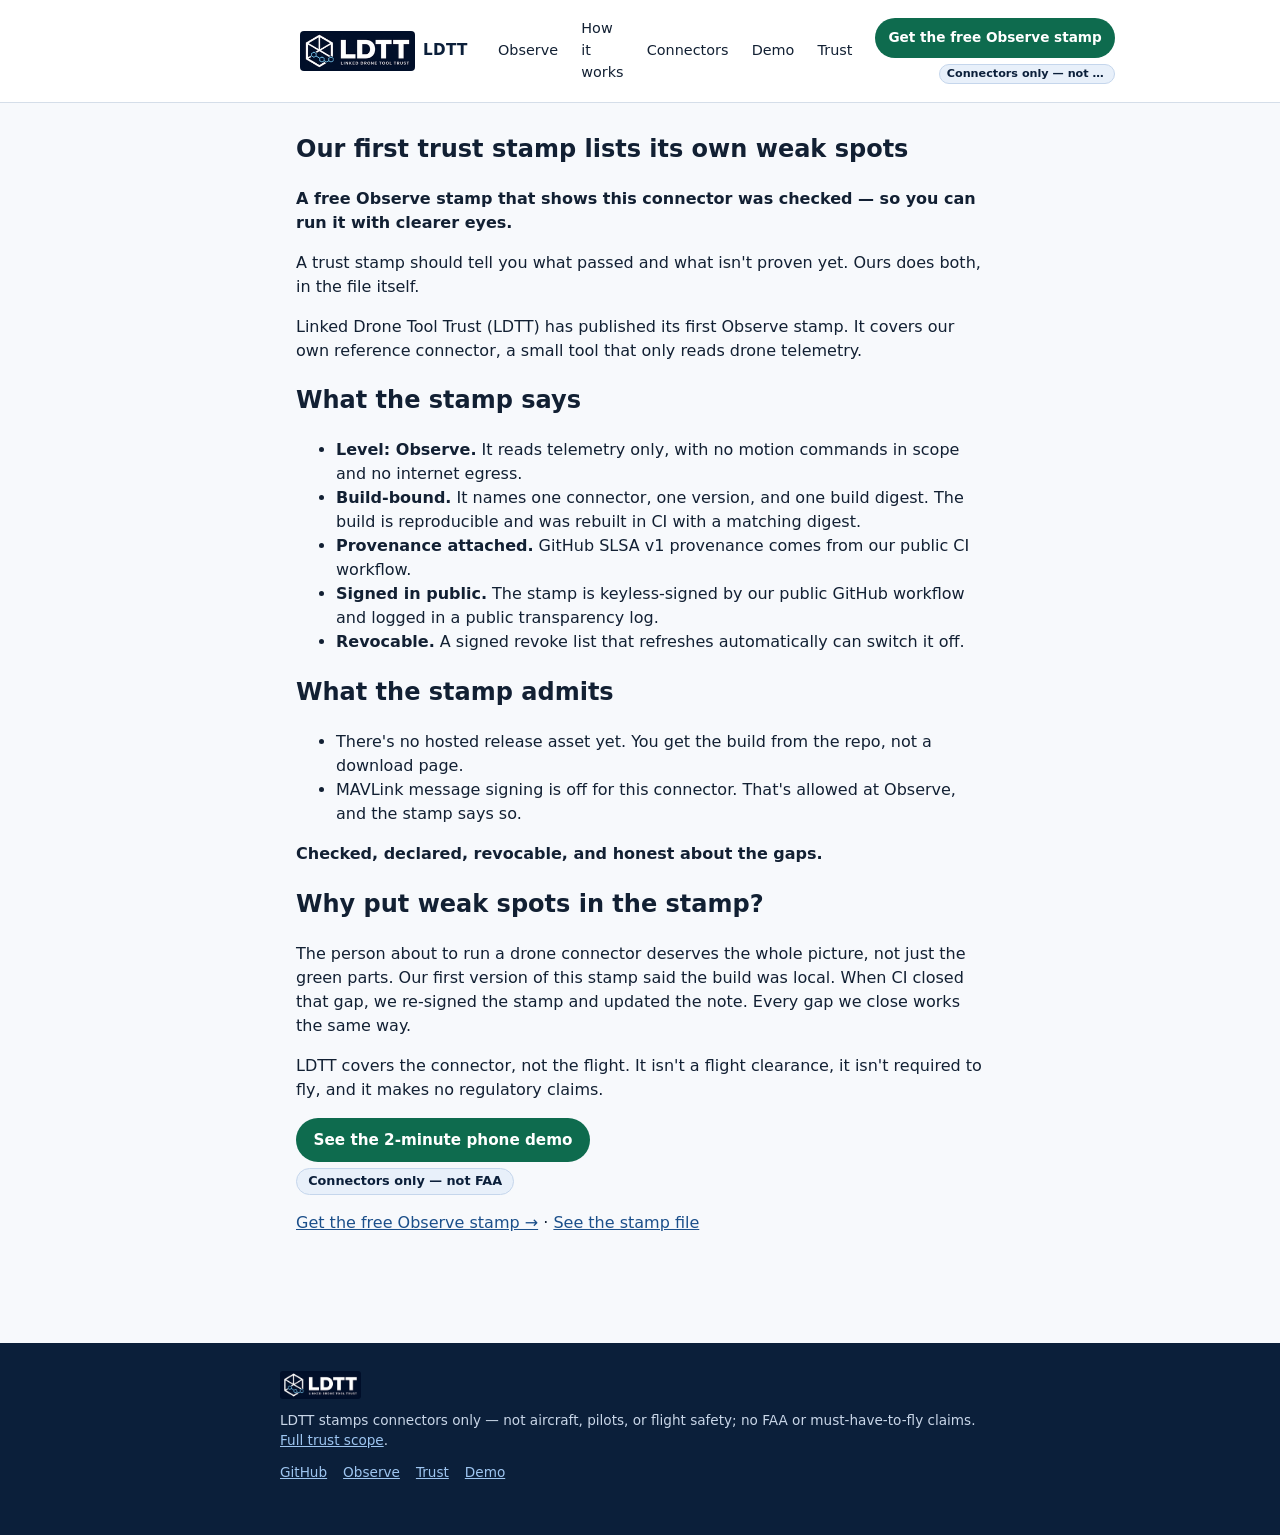
<file: post-c.html>
<!DOCTYPE html>
<html lang="en">
<head>
  <meta charset="utf-8">
  <meta name="viewport" content="width=device-width, initial-scale=1">
  <title>Our first trust stamp lists its own weak spots — LDTT</title>
  <meta name="description" content="A free Observe stamp for a drone software connector that says what passed and what isn't proven yet. Connectors only — not FAA.">
  <link rel="canonical" href="https://ldttstamp.org/post-c.html">
  <link rel="icon" href="assets/ldtt-favicon.jpg" type="image/jpeg">
  <meta property="og:type" content="article">
  <meta property="og:url" content="https://ldttstamp.org/post-c.html">
  <meta property="og:title" content="Our first trust stamp lists its own weak spots">
  <meta property="og:description" content="Free Observe stamp for drone software connectors. Checked, declared, revocable — and honest about the gaps.">
  <meta property="og:image" content="https://ldttstamp.org/assets/ldtt-og-post-c.png">
  <meta property="og:image:width" content="1200">
  <meta property="og:image:height" content="630">
  <meta property="og:image:alt" content="LDTT Observe stamp: Our first trust stamp lists its own weak spots. Connectors only, not FAA.">
  <meta name="twitter:card" content="summary_large_image">
  <meta name="twitter:title" content="Our first trust stamp lists its own weak spots">
  <meta name="twitter:description" content="Free Observe stamp for drone software connectors. Connectors only — not FAA.">
  <meta name="twitter:image" content="https://ldttstamp.org/assets/ldtt-og-post-c.png">
  <link rel="stylesheet" href="css/site.css">
</head>
<body>
  <a class="skip" href="#content">Skip to content</a>
  <header class="site-header">
    <div class="header-inner">
      <a class="brand" href="index.html">
        <img src="assets/ldtt-logo-header-wide.png" width="125" height="36" alt="LDTT">
        <span class="brand-text">LDTT</span>
      </a>
      <nav class="desktop-nav" aria-label="Primary">
        <a href="observe.html">Observe</a>
        <a href="how-it-works.html">How it works</a>
        <a href="connectors.html">Connectors</a>
        <a href="demo.html">Demo</a>
        <a href="trust.html">Trust</a>
      </nav>
      <div class="header-cta">
        <div class="cta-block">
          <a class="btn btn-primary btn-sm" href="observe.html">Get the free Observe stamp</a>
          <span class="honesty-chip honesty-chip-header">Connectors only — not FAA</span>
        </div>
      </div>
      <details class="nav-toggle mobile-nav-only">
        <summary aria-label="Menu">Menu</summary>
        <nav class="nav-panel" aria-label="Mobile">
          <a href="observe.html">Observe</a>
          <a href="how-it-works.html">How it works</a>
          <a href="connectors.html">Connectors</a>
          <a href="demo.html">Demo</a>
          <a href="trust.html">Trust</a>
        </nav>
      </details>
    </div>
  </header>

  <main id="content">
    <section class="section">
      <h1>Our first trust stamp lists its own weak spots</h1>
      <p><strong>A free Observe stamp that shows this connector was checked — so you can run it with clearer eyes.</strong></p>
      <p>A trust stamp should tell you what passed and what isn't proven yet. Ours does both, in the file itself.</p>
      <p>Linked Drone Tool Trust (LDTT) has published its first Observe stamp. It covers our own reference connector, a small tool that only reads drone telemetry.</p>
      <h2>What the stamp says</h2>
      <ul>
        <li><strong>Level: Observe.</strong> It reads telemetry only, with no motion commands in scope and no internet egress.</li>
        <li><strong>Build-bound.</strong> It names one connector, one version, and one build digest. The build is reproducible and was rebuilt in CI with a matching digest.</li>
        <li><strong>Provenance attached.</strong> GitHub SLSA v1 provenance comes from our public CI workflow.</li>
        <li><strong>Signed in public.</strong> The stamp is keyless-signed by our public GitHub workflow and logged in a public transparency log.</li>
        <li><strong>Revocable.</strong> A signed revoke list that refreshes automatically can switch it off.</li>
      </ul>
      <h2>What the stamp admits</h2>
      <ul>
        <li>There's no hosted release asset yet. You get the build from the repo, not a download page.</li>
        <li>MAVLink message signing is off for this connector. That's allowed at Observe, and the stamp says so.</li>
      </ul>
      <p><strong>Checked, declared, revocable, and honest about the gaps.</strong></p>
      <h2>Why put weak spots in the stamp?</h2>
      <p>The person about to run a drone connector deserves the whole picture, not just the green parts. Our first version of this stamp said the build was local. When CI closed that gap, we re-signed the stamp and updated the note. Every gap we close works the same way.</p>
      <p>LDTT covers the connector, not the flight. It isn't a flight clearance, it isn't required to fly, and it makes no regulatory claims.</p>
      <div class="cta-block">
        <a class="btn btn-primary" href="demo.html">See the 2-minute phone demo</a>
        <span class="honesty-chip">Connectors only — not FAA</span>
      </div>
      <p><a href="observe.html">Get the free Observe stamp →</a> · <a class="link-out" href="https://github.com/rockmed888-ship-it/ldtt/blob/bb65b33/stamps/org.ldtt.ref-mav-observer/0.1.0.json" rel="noopener noreferrer" target="_blank">See the stamp file</a></p>
    </section>
  </main>
  <footer class="site-footer">
    <div class="footer-inner">
      <div class="footer-brand">
        <img src="assets/ldtt-logo-header-wide.png" width="97" height="28" alt="LDTT">
      </div>
      <p class="footer-disclaimer">LDTT stamps connectors only — not aircraft, pilots, or flight safety; no FAA or must-have-to-fly claims. <a href="trust.html">Full trust scope</a>.</p>
      <div class="footer-links">
        <a href="https://github.com/rockmed888-ship-it/ldtt" rel="noopener noreferrer" target="_blank">GitHub</a>
        <a href="observe.html">Observe</a>
        <a href="trust.html">Trust</a>
        <a href="demo.html">Demo</a>
      </div>
    </div>
  </footer>
</body>
</html>
</file>
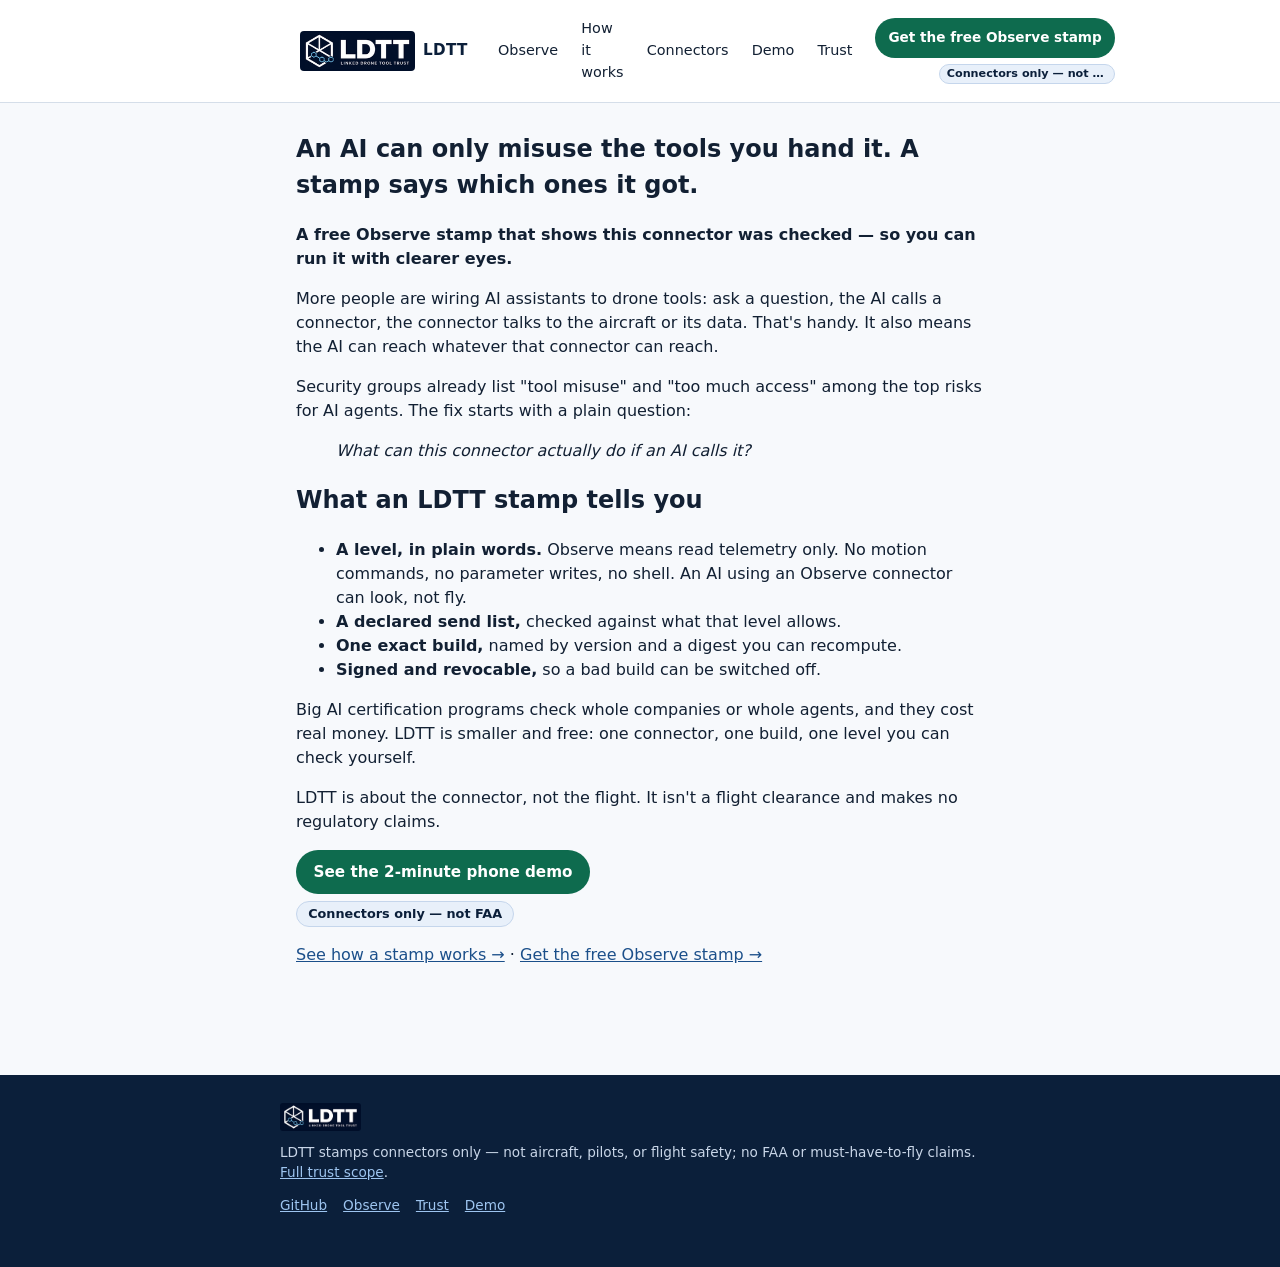
<file: post-g.html>
<!DOCTYPE html>
<html lang="en">
<head>
  <meta charset="utf-8">
  <meta name="viewport" content="width=device-width, initial-scale=1">
  <title>An AI can only misuse the tools you hand it. A stamp says which ones it got. — LDTT</title>
  <meta name="description" content="What a drone software connector lets an AI assistant reach — declared in a free Observe stamp. Connectors only — not FAA.">
  <link rel="canonical" href="https://ldttstamp.org/post-g.html">
  <link rel="icon" href="assets/ldtt-favicon.jpg" type="image/jpeg">
  <meta property="og:type" content="article">
  <meta property="og:url" content="https://ldttstamp.org/post-g.html">
  <meta property="og:title" content="An AI can only misuse the tools you hand it. A stamp says which ones it got.">
  <meta property="og:description" content="What a drone software connector lets an AI assistant reach — declared in a free Observe stamp. Connectors only — not FAA.">
  <meta property="og:image" content="https://ldttstamp.org/assets/ldtt-og-post-c.png">
  <meta property="og:image:width" content="1200">
  <meta property="og:image:height" content="630">
  <meta property="og:image:alt" content="LDTT Observe stamp: An AI can only misuse the tools you hand it. A stamp says which ones it got.. Connectors only, not FAA.">
  <meta name="twitter:card" content="summary_large_image">
  <meta name="twitter:title" content="An AI can only misuse the tools you hand it. A stamp says which ones it got.">
  <meta name="twitter:description" content="What a drone software connector lets an AI assistant reach — declared in a free Observe stamp. Connectors only — not FAA.">
  <meta name="twitter:image" content="https://ldttstamp.org/assets/ldtt-og-post-c.png">
  <link rel="stylesheet" href="css/site.css">
</head>
<body>
  <a class="skip" href="#content">Skip to content</a>
  <header class="site-header">
    <div class="header-inner">
      <a class="brand" href="index.html">
        <img src="assets/ldtt-logo-header-wide.png" width="125" height="36" alt="LDTT">
        <span class="brand-text">LDTT</span>
      </a>
      <nav class="desktop-nav" aria-label="Primary">
        <a href="observe.html">Observe</a>
        <a href="how-it-works.html">How it works</a>
        <a href="connectors.html">Connectors</a>
        <a href="demo.html">Demo</a>
        <a href="trust.html">Trust</a>
      </nav>
      <div class="header-cta">
        <div class="cta-block">
          <a class="btn btn-primary btn-sm" href="observe.html">Get the free Observe stamp</a>
          <span class="honesty-chip honesty-chip-header">Connectors only — not FAA</span>
        </div>
      </div>
      <details class="nav-toggle mobile-nav-only">
        <summary aria-label="Menu">Menu</summary>
        <nav class="nav-panel" aria-label="Mobile">
          <a href="observe.html">Observe</a>
          <a href="how-it-works.html">How it works</a>
          <a href="connectors.html">Connectors</a>
          <a href="demo.html">Demo</a>
          <a href="trust.html">Trust</a>
        </nav>
      </details>
    </div>
  </header>

  <main id="content">
    <section class="section">
      <h1>An AI can only misuse the tools you hand it. A stamp says which ones it got.</h1>
      <p><strong>A free Observe stamp that shows this connector was checked — so you can run it with clearer eyes.</strong></p>
      <p>More people are wiring AI assistants to drone tools: ask a question, the AI calls a connector, the connector talks to the aircraft or its data. That's handy. It also means the AI can reach whatever that connector can reach.</p>
      <p>Security groups already list "tool misuse" and "too much access" among the top risks for AI agents. The fix starts with a plain question:</p>
      <blockquote><p><em>What can this connector actually do if an AI calls it?</em></p></blockquote>
      <h2>What an LDTT stamp tells you</h2>
      <ul>
        <li><strong>A level, in plain words.</strong> Observe means read telemetry only. No motion commands, no parameter writes, no shell. An AI using an Observe connector can look, not fly.</li>
        <li><strong>A declared send list,</strong> checked against what that level allows.</li>
        <li><strong>One exact build,</strong> named by version and a digest you can recompute.</li>
        <li><strong>Signed and revocable,</strong> so a bad build can be switched off.</li>
      </ul>
      <p>Big AI certification programs check whole companies or whole agents, and they cost real money. LDTT is smaller and free: one connector, one build, one level you can check yourself.</p>
      <p>LDTT is about the connector, not the flight. It isn't a flight clearance and makes no regulatory claims.</p>
      <div class="cta-block">
        <a class="btn btn-primary" href="demo.html">See the 2-minute phone demo</a>
        <span class="honesty-chip">Connectors only — not FAA</span>
      </div>
      <p><a href="how-it-works.html">See how a stamp works →</a> · <a href="observe.html">Get the free Observe stamp →</a></p>
    </section>
  </main>
  <footer class="site-footer">
    <div class="footer-inner">
      <div class="footer-brand">
        <img src="assets/ldtt-logo-header-wide.png" width="97" height="28" alt="LDTT">
      </div>
      <p class="footer-disclaimer">LDTT stamps connectors only — not aircraft, pilots, or flight safety; no FAA or must-have-to-fly claims. <a href="trust.html">Full trust scope</a>.</p>
      <div class="footer-links">
        <a href="https://github.com/rockmed888-ship-it/ldtt" rel="noopener noreferrer" target="_blank">GitHub</a>
        <a href="observe.html">Observe</a>
        <a href="trust.html">Trust</a>
        <a href="demo.html">Demo</a>
      </div>
    </div>
  </footer>
</body>
</html>
</file>
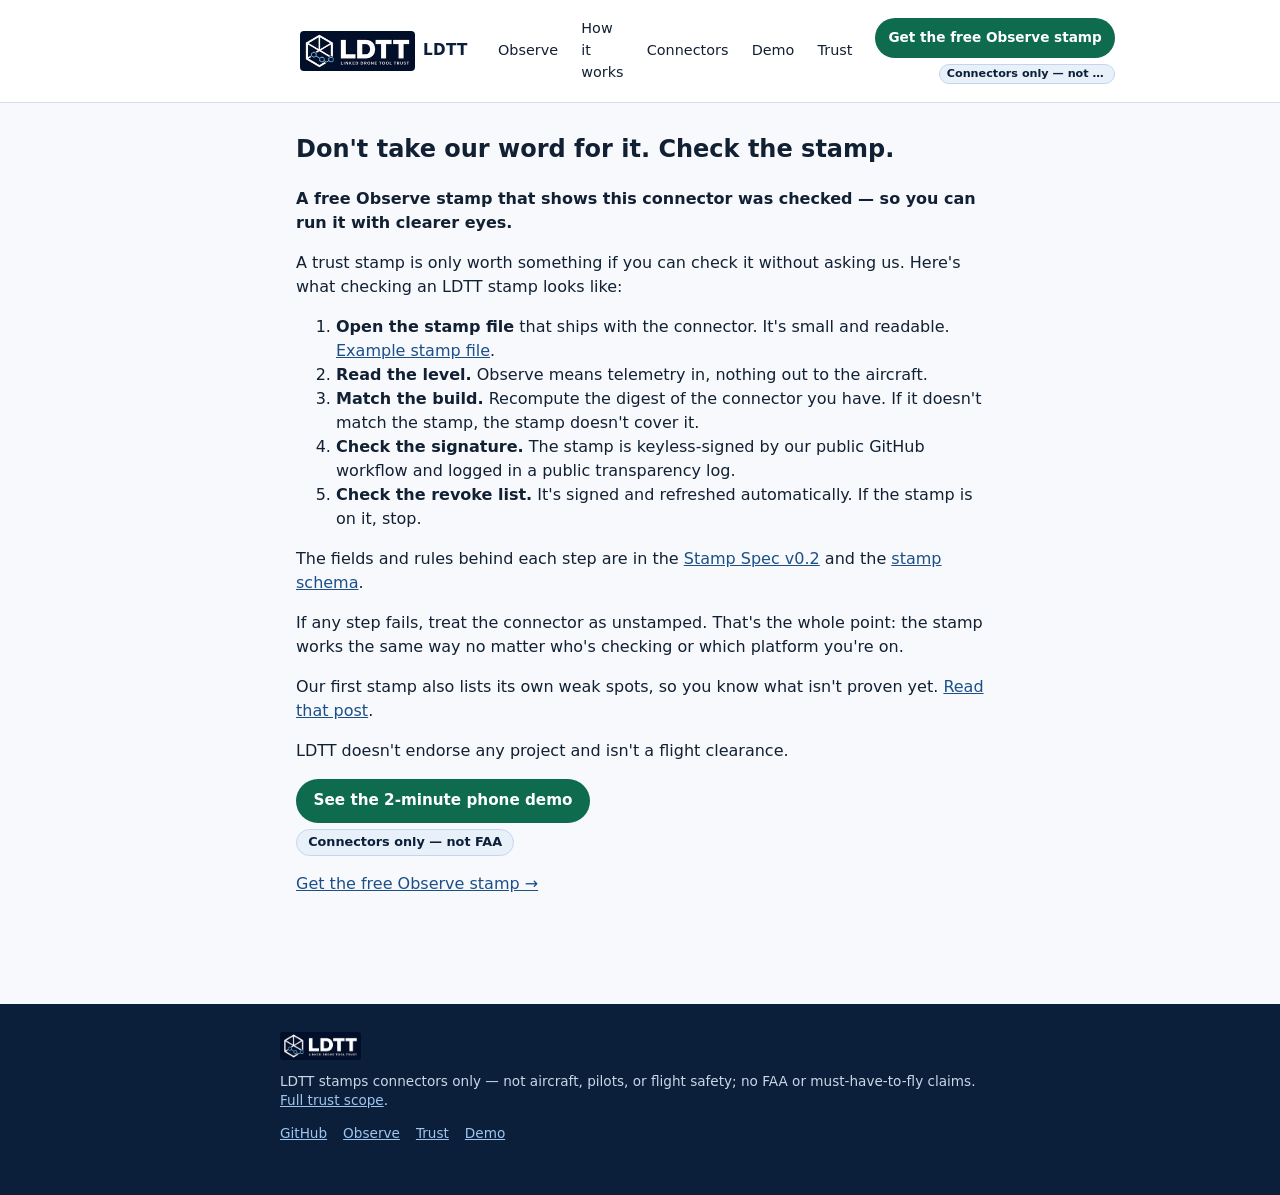
<file: post-h.html>
<!DOCTYPE html>
<html lang="en">
<head>
  <meta charset="utf-8">
  <meta name="viewport" content="width=device-width, initial-scale=1">
  <title>Don't take our word for it. Check the stamp. — LDTT</title>
  <meta name="description" content="How to check an LDTT Observe stamp yourself: level, build digest, signature, revoke list. Connectors only — not FAA.">
  <link rel="canonical" href="https://ldttstamp.org/post-h.html">
  <link rel="icon" href="assets/ldtt-favicon.jpg" type="image/jpeg">
  <meta property="og:type" content="article">
  <meta property="og:url" content="https://ldttstamp.org/post-h.html">
  <meta property="og:title" content="Don't take our word for it. Check the stamp.">
  <meta property="og:description" content="How to check an LDTT Observe stamp yourself: level, build digest, signature, revoke list. Connectors only — not FAA.">
  <meta property="og:image" content="https://ldttstamp.org/assets/ldtt-og-post-c.png">
  <meta property="og:image:width" content="1200">
  <meta property="og:image:height" content="630">
  <meta property="og:image:alt" content="LDTT Observe stamp: Don't take our word for it. Check the stamp.. Connectors only, not FAA.">
  <meta name="twitter:card" content="summary_large_image">
  <meta name="twitter:title" content="Don't take our word for it. Check the stamp.">
  <meta name="twitter:description" content="How to check an LDTT Observe stamp yourself: level, build digest, signature, revoke list. Connectors only — not FAA.">
  <meta name="twitter:image" content="https://ldttstamp.org/assets/ldtt-og-post-c.png">
  <link rel="stylesheet" href="css/site.css">
</head>
<body>
  <a class="skip" href="#content">Skip to content</a>
  <header class="site-header">
    <div class="header-inner">
      <a class="brand" href="index.html">
        <img src="assets/ldtt-logo-header-wide.png" width="125" height="36" alt="LDTT">
        <span class="brand-text">LDTT</span>
      </a>
      <nav class="desktop-nav" aria-label="Primary">
        <a href="observe.html">Observe</a>
        <a href="how-it-works.html">How it works</a>
        <a href="connectors.html">Connectors</a>
        <a href="demo.html">Demo</a>
        <a href="trust.html">Trust</a>
      </nav>
      <div class="header-cta">
        <div class="cta-block">
          <a class="btn btn-primary btn-sm" href="observe.html">Get the free Observe stamp</a>
          <span class="honesty-chip honesty-chip-header">Connectors only — not FAA</span>
        </div>
      </div>
      <details class="nav-toggle mobile-nav-only">
        <summary aria-label="Menu">Menu</summary>
        <nav class="nav-panel" aria-label="Mobile">
          <a href="observe.html">Observe</a>
          <a href="how-it-works.html">How it works</a>
          <a href="connectors.html">Connectors</a>
          <a href="demo.html">Demo</a>
          <a href="trust.html">Trust</a>
        </nav>
      </details>
    </div>
  </header>

  <main id="content">
    <section class="section">
      <h1>Don't take our word for it. Check the stamp.</h1>
      <p><strong>A free Observe stamp that shows this connector was checked — so you can run it with clearer eyes.</strong></p>
      <p>A trust stamp is only worth something if you can check it without asking us. Here's what checking an LDTT stamp looks like:</p>
      <ol>
        <li><strong>Open the stamp file</strong> that ships with the connector. It's small and readable. <a class="link-out" href="https://github.com/rockmed888-ship-it/ldtt/blob/bb65b33/stamps/org.ldtt.ref-mav-observer/0.1.0.json" rel="noopener noreferrer" target="_blank">Example stamp file</a>.</li>
        <li><strong>Read the level.</strong> Observe means telemetry in, nothing out to the aircraft.</li>
        <li><strong>Match the build.</strong> Recompute the digest of the connector you have. If it doesn't match the stamp, the stamp doesn't cover it.</li>
        <li><strong>Check the signature.</strong> The stamp is keyless-signed by our public GitHub workflow and logged in a public transparency log.</li>
        <li><strong>Check the revoke list.</strong> It's signed and refreshed automatically. If the stamp is on it, stop.</li>
      </ol>
      <p>The fields and rules behind each step are in the <a class="link-out" href="https://github.com/rockmed888-ship-it/ldtt/blob/main/LDTT-Stamp-Spec-v0.2.md" rel="noopener noreferrer" target="_blank">Stamp Spec v0.2</a> and the <a class="link-out" href="https://github.com/rockmed888-ship-it/ldtt/blob/main/schema/ldtt.schema.json" rel="noopener noreferrer" target="_blank">stamp schema</a>.</p>
      <p>If any step fails, treat the connector as unstamped. That's the whole point: the stamp works the same way no matter who's checking or which platform you're on.</p>
      <p>Our first stamp also lists its own weak spots, so you know what isn't proven yet. <a href="post-c.html">Read that post</a>.</p>
      <p>LDTT doesn't endorse any project and isn't a flight clearance.</p>
      <div class="cta-block">
        <a class="btn btn-primary" href="demo.html">See the 2-minute phone demo</a>
        <span class="honesty-chip">Connectors only — not FAA</span>
      </div>
      <p><a href="observe.html">Get the free Observe stamp →</a></p>
    </section>
  </main>
  <footer class="site-footer">
    <div class="footer-inner">
      <div class="footer-brand">
        <img src="assets/ldtt-logo-header-wide.png" width="97" height="28" alt="LDTT">
      </div>
      <p class="footer-disclaimer">LDTT stamps connectors only — not aircraft, pilots, or flight safety; no FAA or must-have-to-fly claims. <a href="trust.html">Full trust scope</a>.</p>
      <div class="footer-links">
        <a href="https://github.com/rockmed888-ship-it/ldtt" rel="noopener noreferrer" target="_blank">GitHub</a>
        <a href="observe.html">Observe</a>
        <a href="trust.html">Trust</a>
        <a href="demo.html">Demo</a>
      </div>
    </div>
  </footer>
</body>
</html>
</file>
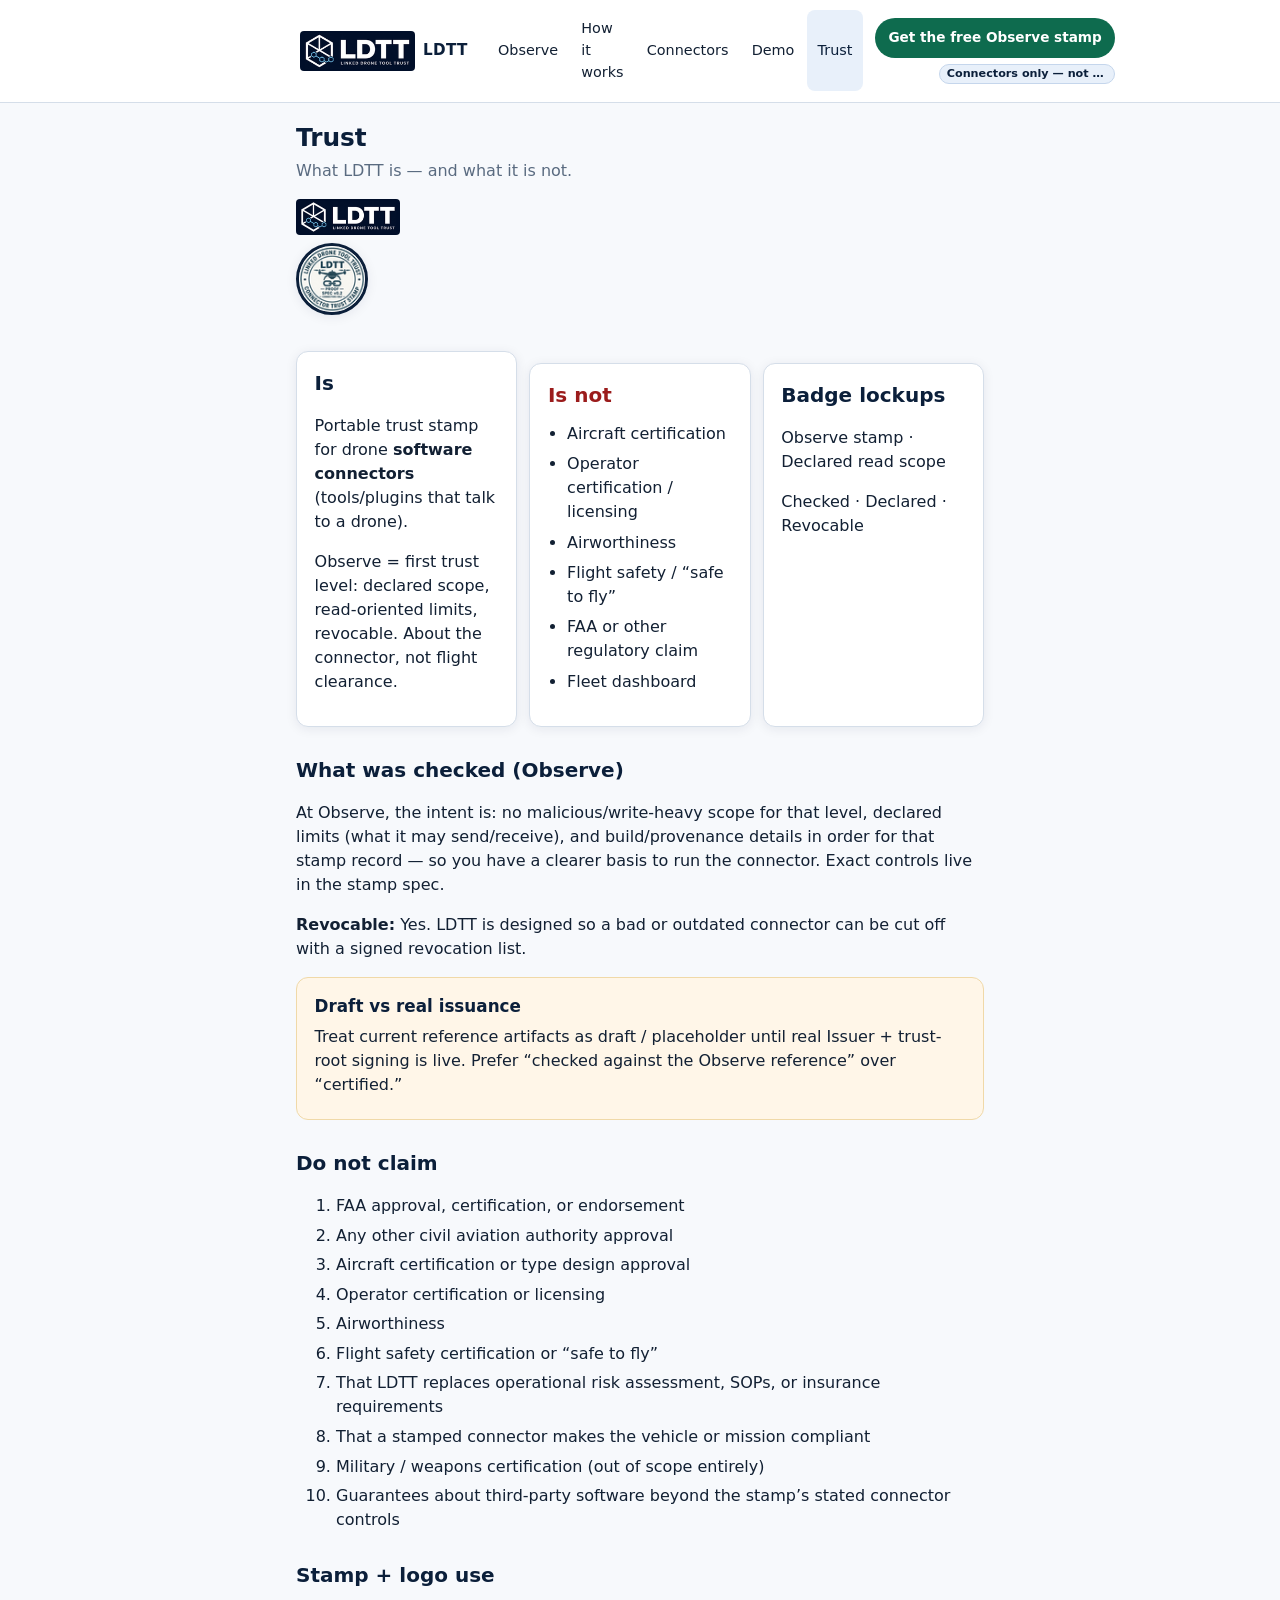
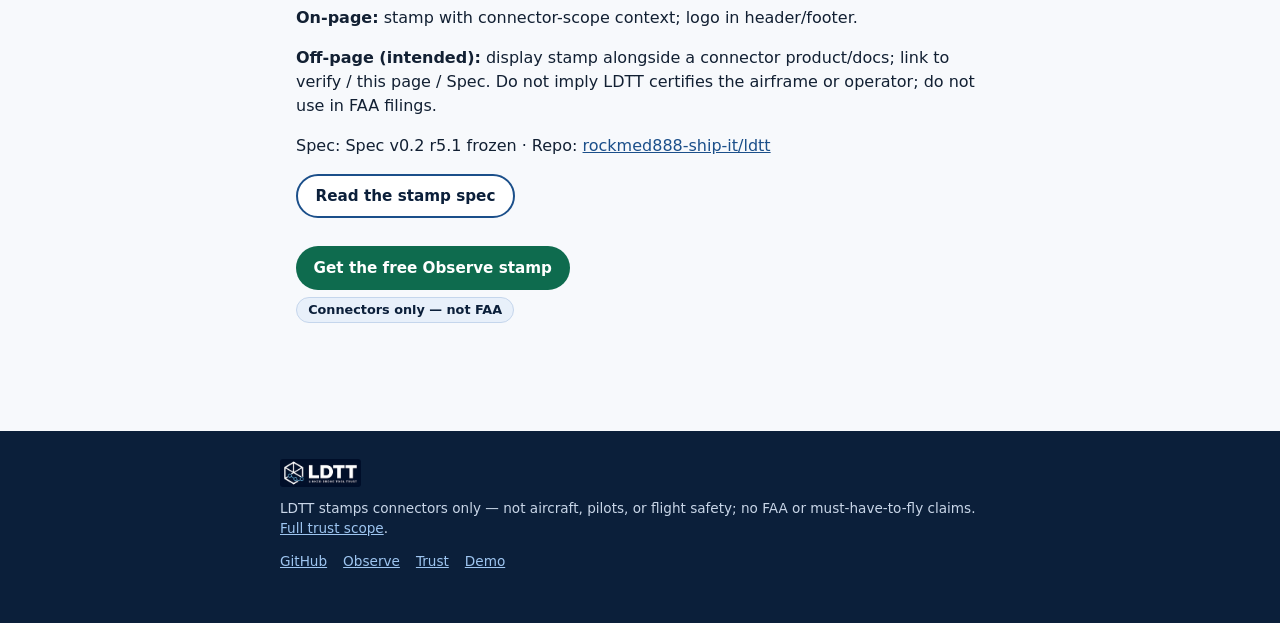
<file: trust.html>
<!DOCTYPE html>
<html lang="en">
<head>
  <meta charset="utf-8">
  <meta name="viewport" content="width=device-width, initial-scale=1">
  <title>Trust — LDTT</title>
  <meta name="description" content="What LDTT is and is not. Connectors only — not FAA, not aircraft or operator certification.">
  <link rel="icon" href="assets/ldtt-favicon.jpg" type="image/jpeg">
  <meta property="og:title" content="LDTT trust scope">
  <meta property="og:description" content="Portable trust stamp for drone software connectors">
  <meta property="og:image" content="https://ldttstamp.org/assets/ldtt-og-logo-led.jpg">
  <meta property="og:type" content="website">
  <link rel="stylesheet" href="css/site.css">
</head>
<body>
  <a class="skip" href="#content">Skip to content</a>
  <header class="site-header">
    <div class="header-inner">
      <a class="brand" href="index.html">
        <img src="assets/ldtt-logo-header-wide.png" width="125" height="36" alt="LDTT">
        <span class="brand-text">LDTT</span>
      </a>
      <nav class="desktop-nav" aria-label="Primary">
        <a href="observe.html">Observe</a>
        <a href="how-it-works.html">How it works</a>
        <a href="connectors.html">Connectors</a>
        <a href="demo.html">Demo</a>
        <a href="trust.html" aria-current="page">Trust</a>
      </nav>
      <div class="header-cta">
        <div class="cta-block">
          <a class="btn btn-primary btn-sm" href="observe.html">Get the free Observe stamp</a>
          <span class="honesty-chip honesty-chip-header">Connectors only — not FAA</span>
        </div>
      </div>
      <details class="nav-toggle mobile-nav-only">
        <summary aria-label="Menu">Menu</summary>
        <nav class="nav-panel" aria-label="Mobile">
          <a href="observe.html">Observe</a>
          <a href="how-it-works.html">How it works</a>
          <a href="connectors.html">Connectors</a>
          <a href="demo.html">Demo</a>
          <a href="trust.html" aria-current="page">Trust</a>
        </nav>
      </details>
    </div>
  </header>

  <main id="content">
    <header class="page-hero">
      <h1>Trust</h1>
      <p class="lede">What LDTT is — and what it is not.</p>
      <div class="stamp-wrap" style="align-items:flex-start;margin-top:0.75rem;">
        <img class="logo-thumb" src="assets/ldtt-logo-header-wide.png" width="125" height="36" alt="LDTT logo">
        <img class="stamp-badge" src="assets/ldtt-stamp-badge-72.png" width="72" height="72" alt="LDTT Observe stamp">
      </div>
    </header>

    <section class="section grid-3">
      <div class="card">
        <h2 class="section-title">Is</h2>
        <p>Portable trust stamp for drone <strong>software connectors</strong> (tools/plugins that talk to a drone).</p>
        <p>Observe = first trust level: declared scope, read-oriented limits, revocable. About the connector, not flight clearance.</p>
      </div>
      <div class="card">
        <h2 class="section-title is-not">Is not</h2>
        <ul class="bullets">
          <li>Aircraft certification</li>
          <li>Operator certification / licensing</li>
          <li>Airworthiness</li>
          <li>Flight safety / “safe to fly”</li>
          <li>FAA or other regulatory claim</li>
          <li>Fleet dashboard</li>
        </ul>
      </div>
      <div class="card">
        <h2 class="section-title">Badge lockups</h2>
        <p>Observe stamp · Declared read scope</p>
        <p>Checked · Declared · Revocable</p>
      </div>
    </section>

    <section class="section">
      <h2 class="section-title">What was checked (Observe)</h2>
      <p>At Observe, the intent is: no malicious/write-heavy scope for that level, declared limits (what it may send/receive), and build/provenance details in order for that stamp record — so you have a clearer basis to run the connector. Exact controls live in the stamp spec.</p>
      <p><strong>Revocable:</strong> Yes. LDTT is designed so a bad or outdated connector can be cut off with a signed revocation list.</p>
      <div class="callout callout-warn">
        <h3>Draft vs real issuance</h3>
        <p>Treat current reference artifacts as draft / placeholder until real Issuer + trust-root signing is live. Prefer “checked against the Observe reference” over “certified.”</p>
      </div>
    </section>

    <section class="section">
      <h2 class="section-title">Do not claim</h2>
      <ol class="do-not">
        <li>FAA approval, certification, or endorsement</li>
        <li>Any other civil aviation authority approval</li>
        <li>Aircraft certification or type design approval</li>
        <li>Operator certification or licensing</li>
        <li>Airworthiness</li>
        <li>Flight safety certification or “safe to fly”</li>
        <li>That LDTT replaces operational risk assessment, SOPs, or insurance requirements</li>
        <li>That a stamped connector makes the vehicle or mission compliant</li>
        <li>Military / weapons certification (out of scope entirely)</li>
        <li>Guarantees about third-party software beyond the stamp’s stated connector controls</li>
      </ol>
    </section>

    <section class="section">
      <h2 class="section-title">Stamp + logo use</h2>
      <p><strong>On-page:</strong> stamp with connector-scope context; logo in header/footer.</p>
      <p><strong>Off-page (intended):</strong> display stamp alongside a connector product/docs; link to verify / this page / Spec. Do not imply LDTT certifies the airframe or operator; do not use in FAA filings.</p>
      <p>Spec: Spec v0.2 r5.1 frozen · Repo: <a class="link-out" href="https://github.com/rockmed888-ship-it/ldtt" rel="noopener noreferrer" target="_blank">rockmed888-ship-it/ldtt</a></p>
            <p><a class="btn btn-secondary" href="https://github.com/rockmed888-ship-it/ldtt" rel="noopener noreferrer" target="_blank">Read the stamp spec</a></p>
    </section>

    <section class="section">
        <div class="cta-block">
          <a class="btn btn-primary" href="observe.html">Get the free Observe stamp</a>
          <span class="honesty-chip">Connectors only — not FAA</span>
        </div>
    </section>
  </main>
  <footer class="site-footer">
    <div class="footer-inner">
      <div class="footer-brand">
        <img src="assets/ldtt-logo-header-wide.png" width="97" height="28" alt="LDTT">
      </div>
      <p class="footer-disclaimer">LDTT stamps connectors only — not aircraft, pilots, or flight safety; no FAA or must-have-to-fly claims. <a href="trust.html">Full trust scope</a>.</p>
      <div class="footer-links">
        <a href="https://github.com/rockmed888-ship-it/ldtt" rel="noopener noreferrer" target="_blank">GitHub</a>
        <a href="observe.html">Observe</a>
        <a href="trust.html">Trust</a>
        <a href="demo.html">Demo</a>
      </div>
    </div>
  </footer>
</body>
</html>
</file>
<file: css/site.css>
/* LDTT Phase B mock — mobile-first (~390px primary). $0 box-only. */
:root {
  --navy: #0B1F3A;
  --navy-mid: #1B4F8A;
  --ink: #122033;
  --muted: #5A6B80;
  --line: #D5DEE9;
  --bg: #F7F9FC;
  --card: #FFFFFF;
  --accent: #1B4F8A;
  --cta: #0E6B4E;
  --cta-hover: #0A5540;
  --warn: #8A4B00;
  --warn-bg: #FFF6E8;
  --hold: #9B1C1C;
  --hold-bg: #FDECEC;
  --chip-bg: #E8F0FA;
  --radius: 12px;
  --shadow: 0 2px 12px rgba(11, 31, 58, 0.08);
  --header-h: 64px;
  --max: 720px;
  --font: system-ui, -apple-system, "Segoe UI", Roboto, "Helvetica Neue", Arial, sans-serif;
}

*, *::before, *::after { box-sizing: border-box; }
html { scroll-behavior: smooth; }
body {
  margin: 0;
  font-family: var(--font);
  color: var(--ink);
  background: var(--bg);
  line-height: 1.5;
  font-size: 16px;
  -webkit-text-size-adjust: 100%;
}
img { max-width: 100%; height: auto; display: block; }
a { color: var(--accent); }
a:focus-visible, button:focus-visible, summary:focus-visible {
  outline: 3px solid var(--navy-mid);
  outline-offset: 2px;
}

.skip {
  position: absolute;
  left: -9999px;
  top: 0;
  background: var(--navy);
  color: #fff;
  padding: 0.75rem 1rem;
  z-index: 1000;
}
.skip:focus { left: 0; }

/* Header */
.site-header {
  position: sticky;
  top: 0;
  z-index: 100;
  background: var(--card);
  border-bottom: 1px solid var(--line);
  min-height: var(--header-h);
}
.header-inner {
  max-width: var(--max);
  margin: 0 auto;
  padding: 0.5rem 1rem;
  display: flex;
  align-items: center;
  gap: 0.75rem;
}
.brand {
  display: flex;
  align-items: center;
  gap: 0.5rem;
  text-decoration: none;
  color: var(--navy);
  font-weight: 700;
  flex-shrink: 0;
}
.brand img {
  height: 36px;
  width: auto;
  max-width: 160px;
  object-fit: contain;
  object-position: left center;
  border-radius: 4px;
}
.brand-text { font-size: 0.95rem; letter-spacing: 0.02em; }

.header-cta {
  margin-left: auto;
  flex-shrink: 0;
}

.nav-toggle {
  position: relative;
}
.nav-toggle > summary {
  list-style: none;
  cursor: pointer;
  min-width: 44px;
  min-height: 44px;
  display: inline-flex;
  align-items: center;
  justify-content: center;
  border: 1px solid var(--line);
  border-radius: 8px;
  background: var(--card);
  font-size: 0.85rem;
  font-weight: 600;
  color: var(--navy);
  padding: 0 0.75rem;
}
.nav-toggle > summary::-webkit-details-marker { display: none; }
.nav-panel {
  position: absolute;
  right: 0;
  top: calc(100% + 6px);
  background: var(--card);
  border: 1px solid var(--line);
  border-radius: var(--radius);
  box-shadow: var(--shadow);
  min-width: 200px;
  padding: 0.5rem;
  display: flex;
  flex-direction: column;
  gap: 0.15rem;
}
.nav-panel a {
  display: block;
  padding: 0.75rem 0.85rem;
  min-height: 44px;
  text-decoration: none;
  color: var(--ink);
  border-radius: 8px;
  font-weight: 500;
}
.nav-panel a:hover, .nav-panel a[aria-current="page"] {
  background: var(--chip-bg);
  color: var(--navy);
}

/* Buttons / CTA */
.btn {
  display: inline-flex;
  align-items: center;
  justify-content: center;
  min-height: 44px;
  padding: 0.65rem 1.1rem;
  border-radius: 999px;
  font-weight: 700;
  font-size: 0.95rem;
  text-decoration: none;
  border: none;
  cursor: pointer;
  text-align: center;
  line-height: 1.2;
}
.btn-primary {
  background: var(--cta);
  color: #fff;
}
.btn-primary:hover { background: var(--cta-hover); color: #fff; }
.btn-secondary {
  background: var(--card);
  color: var(--navy);
  border: 2px solid var(--navy-mid);
}
.btn-secondary:hover { background: var(--chip-bg); }
.btn-sm { min-height: 40px; padding: 0.45rem 0.85rem; font-size: 0.85rem; }

.cta-block {
  display: flex;
  flex-direction: column;
  align-items: flex-start;
  gap: 0.4rem;
}
.cta-block.center { align-items: center; text-align: center; }
.honesty-chip {
  white-space: nowrap;
  font-size: 0.75rem;
  max-width: 100%;
  overflow: hidden;
  text-overflow: ellipsis;
  display: inline-block;
  font-size: 0.8rem;
  font-weight: 600;
  color: var(--navy);
  background: var(--chip-bg);
  border: 1px solid #C5D6EC;
  border-radius: 999px;
  padding: 0.25rem 0.7rem;
  line-height: 1.3;
}

/* Layout */
main { max-width: var(--max); margin: 0 auto; padding: 0 1rem 3rem; }
.section { margin: 1.75rem 0; }
.section-title {
  font-size: 1.25rem;
  color: var(--navy);
  margin: 0 0 0.75rem;
}
.lede { color: var(--muted); margin: 0 0 1rem; }
.card {
  background: var(--card);
  border: 1px solid var(--line);
  border-radius: var(--radius);
  padding: 1rem 1.1rem;
  box-shadow: var(--shadow);
}
.card + .card { margin-top: 0.75rem; }
.grid-3 { display: grid; gap: 0.75rem; }
.bullets { margin: 0; padding-left: 1.2rem; }
.bullets li { margin: 0.4rem 0; }

/* Hero */
.hero {
  position: relative;
  margin: 0 0 1.5rem; /* r2: hero sits outside main; no negative bleed, so hero-body 1rem side padding stays on-screen */
  background: var(--navy);
  color: #E8EEF7;
  overflow: hidden;
  min-height: 420px;
  display: flex;
  flex-direction: column;
  justify-content: flex-end;
}
.hero-img {
  position: absolute;
  inset: 0;
  width: 100%;
  height: 100%;
  object-fit: cover;
  object-position: center top;
  opacity: 0.85;
}
.hero-scrim {
  position: absolute;
  inset: 0;
  background: linear-gradient(180deg, rgba(11,31,58,0.25) 0%, rgba(11,31,58,0.75) 55%, rgba(11,31,58,0.92) 100%);
}
.hero-body {
  position: relative;
  z-index: 1;
  padding: 1.5rem 1rem calc(1.25rem + 72px);
}
.hero h1 {
  margin: 0 0 0.5rem;
  font-size: 1.45rem;
  line-height: 1.25;
  font-weight: 800;
}
.hero .sub {
  margin: 0 0 1rem;
  font-size: 1rem;
  color: #C9D6E8;
}
.hero .cta-block { margin-top: 0.25rem; }
.hero .honesty-chip {
  white-space: nowrap;
  font-size: 0.75rem;
  max-width: 100%;
  overflow: hidden;
  text-overflow: ellipsis;
  background: rgba(232, 240, 250, 0.95);
  color: var(--navy);
}

/* Observe strip */
.observe-strip {
  display: grid;
  gap: 1rem;
  align-items: center;
  background: var(--card);
  border: 1px solid var(--line);
  border-radius: var(--radius);
  padding: 1.1rem;
  box-shadow: var(--shadow);
}
.stamp-wrap {
  display: flex;
  flex-direction: column;
  align-items: center;
  gap: 0.5rem;
  text-align: center;
}
.stamp-badge {
  width: 72px;
  height: 72px;
  border-radius: 50%;
  object-fit: cover;
  border: 3px solid var(--navy);
  background: #fff;
  box-shadow: var(--shadow);
}
.stamp-badge.large {
  width: 120px;
  height: 120px;
}
.stamp-caption {
  font-size: 0.8rem;
  color: var(--muted);
  margin: 0;
}
.hold-note {
  font-size: 0.75rem;
  font-weight: 700;
  color: var(--hold);
  background: var(--hold-bg);
  border: 1px solid #F0B4B4;
  border-radius: 8px;
  padding: 0.35rem 0.6rem;
  margin: 0;
  max-width: 280px;
}

/* Callouts */
.callout {
  border-radius: var(--radius);
  padding: 1rem 1.1rem;
  border: 1px solid var(--line);
  margin: 1rem 0;
}
.callout-honesty {
  background: var(--chip-bg);
  border-color: #C5D6EC;
}
.callout-hold {
  background: var(--hold-bg);
  border-color: #F0B4B4;
}
.callout-warn {
  background: var(--warn-bg);
  border-color: #F0D9A8;
}
.callout h2, .callout h3 {
  margin: 0 0 0.4rem;
  font-size: 1.05rem;
  color: var(--navy);
}
.callout p { margin: 0.35rem 0; }

/* Step cards */
.steps { counter-reset: step; display: grid; gap: 0.75rem; }
.step {
  background: var(--card);
  border: 1px solid var(--line);
  border-radius: var(--radius);
  padding: 1rem 1rem 1rem 3.25rem;
  position: relative;
  box-shadow: var(--shadow);
}
.step::before {
  counter-increment: step;
  content: counter(step);
  position: absolute;
  left: 0.85rem;
  top: 0.95rem;
  width: 1.75rem;
  height: 1.75rem;
  border-radius: 50%;
  background: var(--navy);
  color: #fff;
  font-weight: 700;
  font-size: 0.85rem;
  display: flex;
  align-items: center;
  justify-content: center;
}
.step h3 { margin: 0 0 0.35rem; font-size: 1rem; color: var(--navy); }
.step p { margin: 0; color: var(--muted); font-size: 0.95rem; }

/* Checklist */
.checklist {
  list-style: none;
  margin: 0;
  padding: 0;
}
.checklist li {
  display: flex;
  gap: 0.65rem;
  align-items: flex-start;
  padding: 0.65rem 0;
  border-bottom: 1px solid var(--line);
  min-height: 44px;
}
.checklist input {
  width: 1.25rem;
  height: 1.25rem;
  margin-top: 0.15rem;
  flex-shrink: 0;
}

/* Trust lists */
.is-not { color: var(--hold); }
.do-not li { margin: 0.35rem 0; }

/* Footer */
.site-footer {
  background: var(--navy);
  color: #C9D6E8;
  padding: 1.75rem 1rem 2.5rem;
  margin-top: 2rem;
}
.footer-inner { max-width: var(--max); margin: 0 auto; }
.footer-brand {
  display: flex;
  align-items: center;
  gap: 0.5rem;
  margin-bottom: 0.75rem;
}
.footer-brand img {
  height: 28px;
  width: auto;
  border-radius: 3px;
  object-fit: contain;
}
.footer-disclaimer {
  font-size: 0.85rem;
  margin: 0 0 0.75rem;
  line-height: 1.45;
}
.footer-disclaimer a { color: #9EC5F0; }
.footer-links {
  display: flex;
  flex-wrap: wrap;
  gap: 0.5rem 1rem;
  font-size: 0.85rem;
  margin-bottom: 0.75rem;
}
.footer-links a { color: #9EC5F0; }
.footer-meta { font-size: 0.75rem; color: #8FA3BF; margin: 0; }
.hook-blog {
  font-size: 0.75rem;
  color: #6F849C;
  margin: 0.75rem 0 0;
  font-style: italic;
}

/* Page hero (non-home) */
.page-hero {
  padding: 1.25rem 0 0.5rem;
}
.page-hero h1 {
  margin: 0 0 0.4rem;
  font-size: 1.55rem;
  color: var(--navy);
  line-height: 1.2;
}
.badge-lockup {
  display: inline-block;
  font-size: 0.75rem;
  font-weight: 700;
  letter-spacing: 0.02em;
  color: var(--navy-mid);
  background: var(--chip-bg);
  border-radius: 6px;
  padding: 0.2rem 0.55rem;
  margin-bottom: 0.5rem;
}

.link-out {
  word-break: break-word;
}

/* Desktop enhancement */
@media (min-width: 768px) {
  .header-inner { padding: 0.65rem 1.25rem; }
  .brand img { height: 40px; width: auto; }
  .nav-toggle > summary { display: none; }
  .nav-toggle { position: static; margin-left: 0.5rem; }
  .nav-toggle[open] .nav-panel,
  .nav-toggle .nav-panel {
    display: flex !important;
    position: static;
    flex-direction: row;
    border: none;
    box-shadow: none;
    min-width: 0;
    padding: 0;
    gap: 0.15rem;
    background: transparent;
  }
  /* Keep details open on desktop via always-visible panel */
  .nav-toggle { display: contents; }
  .desktop-nav {
    display: flex;
    gap: 0.15rem;
    margin-left: 0.5rem;
    flex: 1;
  }
  .desktop-nav a {
    padding: 0.5rem 0.65rem;
    text-decoration: none;
    color: var(--ink);
    font-weight: 500;
    font-size: 0.9rem;
    border-radius: 8px;
    min-height: 44px;
    display: inline-flex;
    align-items: center;
  }
  .desktop-nav a:hover, .desktop-nav a[aria-current="page"] {
    background: var(--chip-bg);
    color: var(--navy);
  }
  .mobile-nav-only { display: none; }
  .hero { min-height: 480px; margin: 0 0 1.75rem; border-radius: 0 0 var(--radius) var(--radius); }
  .hero h1 { font-size: 1.85rem; }
  .observe-strip {
    grid-template-columns: 140px 1fr;
    padding: 1.35rem;
  }
  .stamp-badge.large { width: 140px; height: 140px; }
  .grid-3 { grid-template-columns: repeat(3, 1fr); }
}

@media (max-width: 767px) {
  .desktop-nav { display: none; }
}

/* Jobs strip (S1–S3) */
.jobs-strip {
  display: grid;
  grid-template-columns: 1fr;
  gap: 0.65rem;
}
.jobs-strip figure {
  margin: 0;
  background: var(--card);
  border: 1px solid var(--line);
  border-radius: var(--radius);
  overflow: hidden;
  box-shadow: var(--shadow);
}
.jobs-strip img {
  width: 100%;
  aspect-ratio: 16 / 10;
  object-fit: cover;
}
.jobs-strip figcaption {
  padding: 0.45rem 0.75rem;
  font-size: 0.85rem;
  font-weight: 600;
  color: var(--navy);
}
@media (min-width: 600px) {
  .jobs-strip { grid-template-columns: repeat(3, 1fr); }
}

.honesty-chip-header {
  font-size: 0.62rem;
  padding: 0.15rem 0.4rem;
  max-width: 11.5rem;
  white-space: nowrap;
  overflow: hidden;
  text-overflow: ellipsis;
  text-align: center;
  line-height: 1.2;
}
.header-cta .cta-block {
  align-items: flex-end;
}
@media (max-width: 380px) {
  .honesty-chip-header { display: none; } /* footer + body CTAs still carry chip; avoids crush */
}

.header-cta .honesty-chip {
  display: inline-block;
  white-space: nowrap;
  font-size: 0.7rem;
  line-height: 1.2;
  max-width: 11rem;
  overflow: hidden;
  text-overflow: ellipsis;
}
.footer-brand img {
  height: 28px;
  width: auto;
  object-fit: contain;
}

.logo-thumb {
  height: 36px;
  width: auto;
  max-width: 140px;
  object-fit: contain;
  border-radius: 4px;
}
</file>
